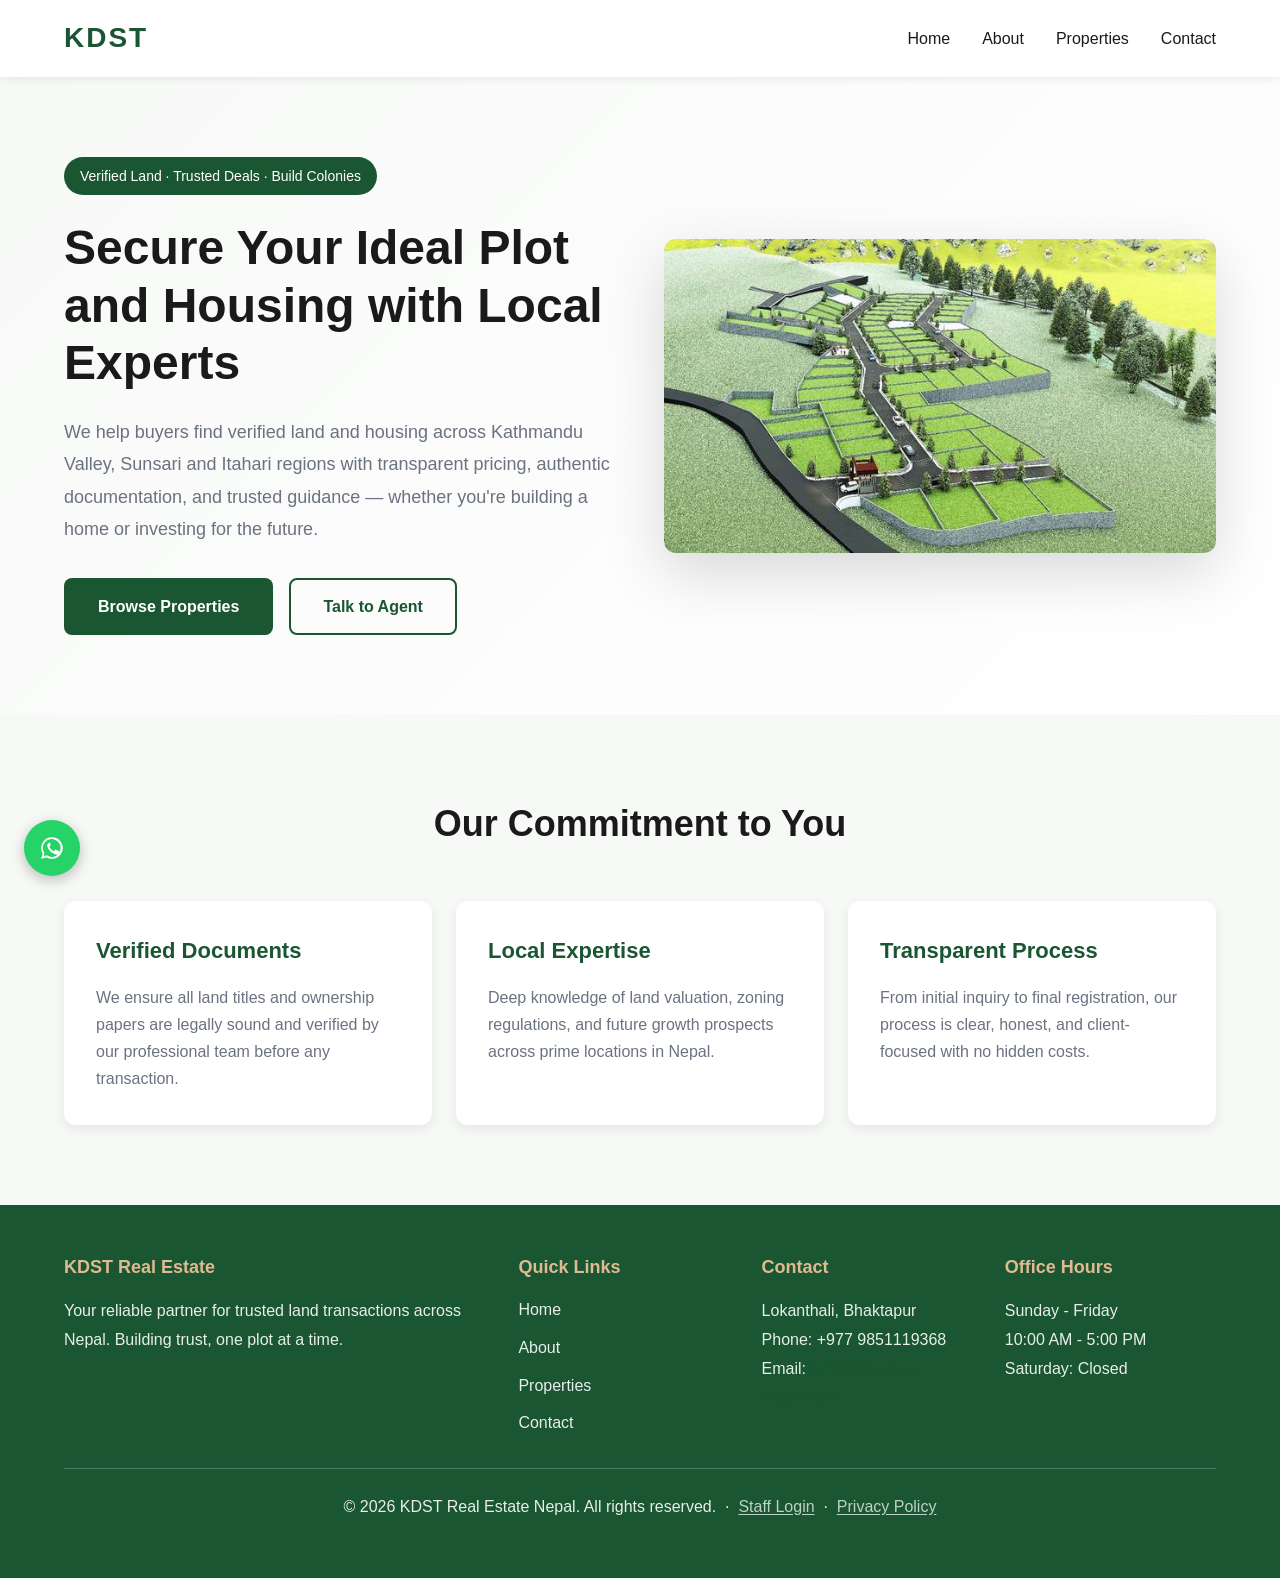
<file: index.html>
<!DOCTYPE html>
<html lang="en">
  <head>
    <meta charset="UTF-8" />
    <meta name="viewport" content="width=device-width, initial-scale=1.0" />
    <script src="./script/analytics.js" defer></script>

    <!-- Netlify Identity invite/password-reset links always point to the
         site's homepage (never directly to /admin/), carrying a token in
         the URL like #invite_token=xxxx. This widget catches that token
         and opens the "set your password" prompt automatically, then
         sends the user on to /admin/ once they're logged in. Without this,
         the link just loads the homepage normally and the token is lost. -->
    <script src="https://identity.netlify.com/v1/netlify-identity-widget.js"></script>
    <script>
      if (window.netlifyIdentity) {
        window.netlifyIdentity.on("init", (user) => {
          if (!user) {
            window.netlifyIdentity.on("login", () => {
              document.location.href = "/admin/";
            });
          }
        });
      }
    </script>
    <meta
      name="description"
      content="KDST Real Estate - Trusted land and housing transactions in Kathmandu Valley, Nepal. Find verified plots with clear documentation."
    />
    <title>KDST Real Estate | Land Deals in Nepal</title>
    <link rel="canonical" href="https://www.kdst-real-estate.com/" />

    <!-- Favicon -->
    <link rel="icon" href="/assets/icons/favicon.svg" type="image/svg+xml" />
    <link rel="icon" href="/assets/icons/favicon.ico" sizes="any" />
    <link rel="apple-touch-icon" href="/assets/icons/apple-touch-icon.png" />
    <link rel="manifest" href="/manifest.json" />
    <meta name="theme-color" content="#1a5632" />

    <!-- Open Graph / Social Sharing -->
    <meta property="og:type" content="website" />
    <meta property="og:site_name" content="KDST Real Estate" />
    <meta property="og:title" content="KDST Real Estate | Land Deals in Nepal" />
    <meta property="og:description" content="Trusted land and housing transactions in Kathmandu Valley, Nepal. Find verified plots with clear documentation." />
    <meta property="og:image" content="https://www.kdst-real-estate.com/assets/icons/og-cover.jpg" />
    <meta property="og:url" content="https://www.kdst-real-estate.com/" />
    <meta name="twitter:card" content="summary_large_image" />
    <meta name="twitter:title" content="KDST Real Estate | Land Deals in Nepal" />
    <meta name="twitter:description" content="Trusted land and housing transactions in Kathmandu Valley, Nepal." />
    <meta name="twitter:image" content="https://www.kdst-real-estate.com/assets/icons/og-cover.jpg" />

    <link rel="stylesheet" href="./style/base.css" />
    <link rel="stylesheet" href="./style/layout.css" />
    <link rel="stylesheet" href="./style/components.css" />

    <script src="./script/main.js" defer></script>

    <!-- Structured data: helps Google show address/phone/hours directly in search -->
    <script type="application/ld+json">
    {
      "@context": "https://schema.org",
      "@type": "RealEstateAgent",
      "name": "KDST Real Estate",
      "image": "https://www.kdst-real-estate.com/assets/icons/og-cover.jpg",
      "url": "https://www.kdst-real-estate.com/",
      "telephone": "+977-9851119368",
      "email": "info@kdst-real-estate.com",
      "address": {
        "@type": "PostalAddress",
        "streetAddress": "Lokanthali",
        "addressLocality": "Bhaktapur",
        "addressRegion": "Bagmati Province",
        "addressCountry": "NP"
      },
      "areaServed": ["Kathmandu Valley", "Bhaktapur", "Sunsari", "Itahari"],
      "openingHours": "Su-Fr 10:00-17:00"
    }
    </script>
  </head>
  <body>
    <a href="#main-content" class="skip-link">Skip to content</a>
    <!-- HEADER -->
    <header class="header">
      <div class="container">
        <a href="index.html" class="logo">KDST</a>
        <nav class="nav">
          <button class="nav-toggle" id="navToggle" aria-label="Toggle navigation menu" aria-expanded="false" aria-controls="navMenu">&#9776;</button>
          <ul class="nav-menu" id="navMenu">
            <li><a href="index.html">Home</a></li>
            <li><a href="about.html">About</a></li>
            <li><a href="properties.html">Properties</a></li>
            <li><a href="contact.html">Contact</a></li>
          </ul>
        </nav>
      </div>
    </header>

    <main id="main-content">

    <!-- HERO -->
    <section class="hero">
      <div class="container">
        <div class="hero-content">
          <span class="badge"
            >Verified Land · Trusted Deals · Build Colonies</span
          >
          <h1 class="hero-title">Secure Your Ideal Plot and Housing with Local Experts</h1>
          <p>
            We help buyers find verified land and housing across Kathmandu
            Valley, Sunsari and Itahari regions with transparent pricing,
            authentic documentation, and trusted guidance — whether you're
            building a home or investing for the future.
          </p>
          <div class="hero-buttons">
            <a href="properties.html" class="btn btn-primary"
              >Browse Properties</a
            >
            <a href="contact.html" class="btn btn-secondary">Talk to Agent</a>
          </div>
        </div>
        <div class="hero-image">
          <img
            src="assets/hero-land.jpeg"
            srcset="assets/hero-land-640.jpeg 640w, assets/hero-land.jpeg 1280w"
            sizes="(max-width: 1023px) 100vw, 640px"
            alt="Aerial rendering of a planned KDST land colony with paved roads and green plots"
            width="1280"
            height="728"
            decoding="async"
          />
        </div>
      </div>
    </section>

    <!-- FEATURES -->
    <section class="features">
      <div class="container">
        <h3 class="section-title">Our Commitment to You</h3>
        <div class="grid">
          <div class="card">
            <h4>Verified Documents</h4>
            <p>
              We ensure all land titles and ownership papers are legally sound
              and verified by our professional team before any transaction.
            </p>
          </div>
          <div class="card">
            <h4>Local Expertise</h4>
            <p>
              Deep knowledge of land valuation, zoning regulations, and future
              growth prospects across prime locations in Nepal.
            </p>
          </div>
          <div class="card">
            <h4>Transparent Process</h4>
            <p>
              From initial inquiry to final registration, our process is clear,
              honest, and client-focused with no hidden costs.
            </p>
          </div>
        </div>
      </div>
    </section>

    <!-- FOOTER -->
    </main>

    <footer class="footer">
      <div class="container">
        <div class="footer-grid">
          <div>
            <h4>KDST Real Estate</h4>
            <p>
              Your reliable partner for trusted land transactions across
              Nepal. Building trust, one plot at a time.
            </p>
          </div>
          <div>
            <h4>Quick Links</h4>
            <ul class="footer-links">
              <li><a href="index.html">Home</a></li>
              <li><a href="about.html">About</a></li>
              <li><a href="properties.html">Properties</a></li>
              <li><a href="contact.html">Contact</a></li>
            </ul>
          </div>
          <div>
            <h4>Contact</h4>
            <p>
              Lokanthali, Bhaktapur<br />Phone: +977 9851119368<br />Email:
              <a href="mailto:info@kdst-real-estate.com" class="link-accent">info@kdst-real-estate.com</a>
            </p>
          </div>
          <div>
            <h4>Office Hours</h4>
            <p>
              Sunday - Friday <br />10:00 AM - 5:00 PM <br />Saturday: Closed
            </p>
          </div>
          <div class="footer-bottom">
            <p>&copy; <span id="copyrightYear">2025</span> KDST Real Estate Nepal. All rights reserved. &nbsp;·&nbsp; <a href="/admin/" class="footer-bottom-link">Staff Login</a> &nbsp;·&nbsp; <a href="privacy-policy.html" class="footer-bottom-link">Privacy Policy</a></p>
          </div>
        </div>
      </div>
    </footer>
  </body>
</html>
</file>
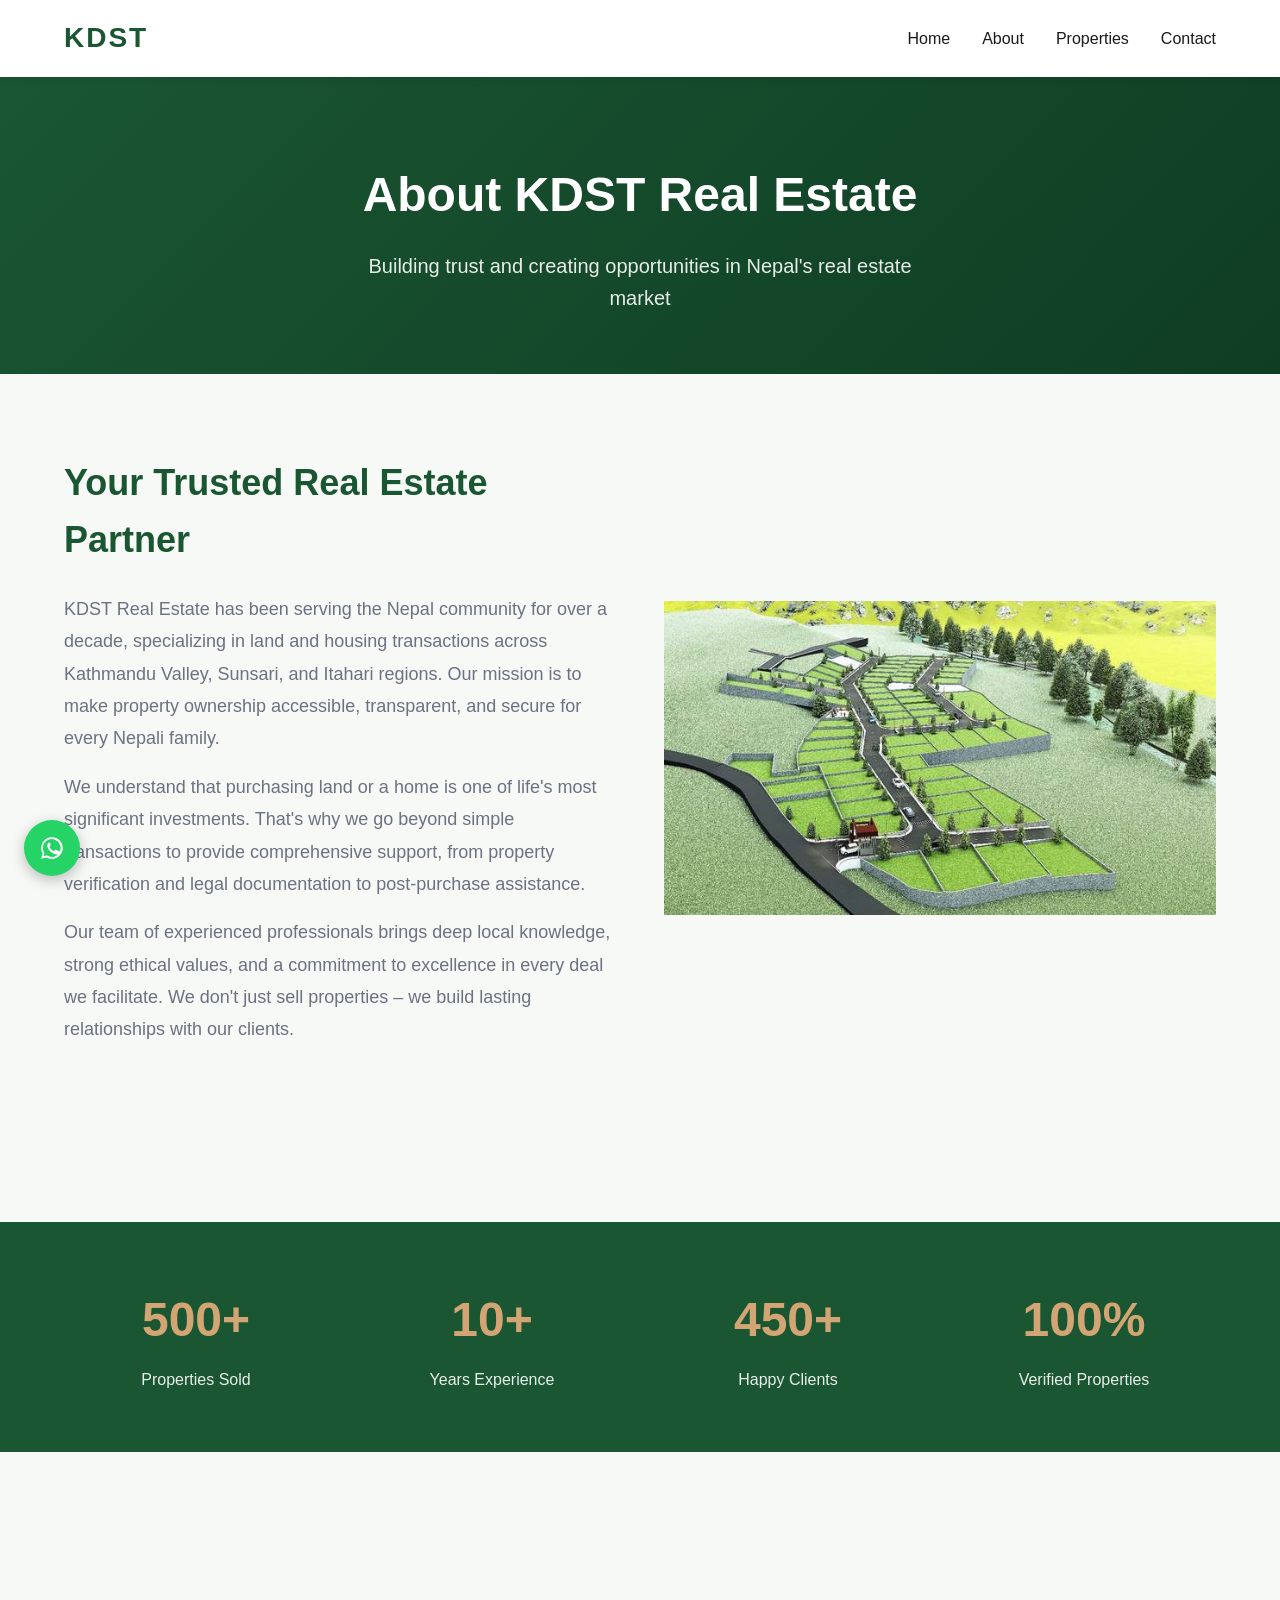
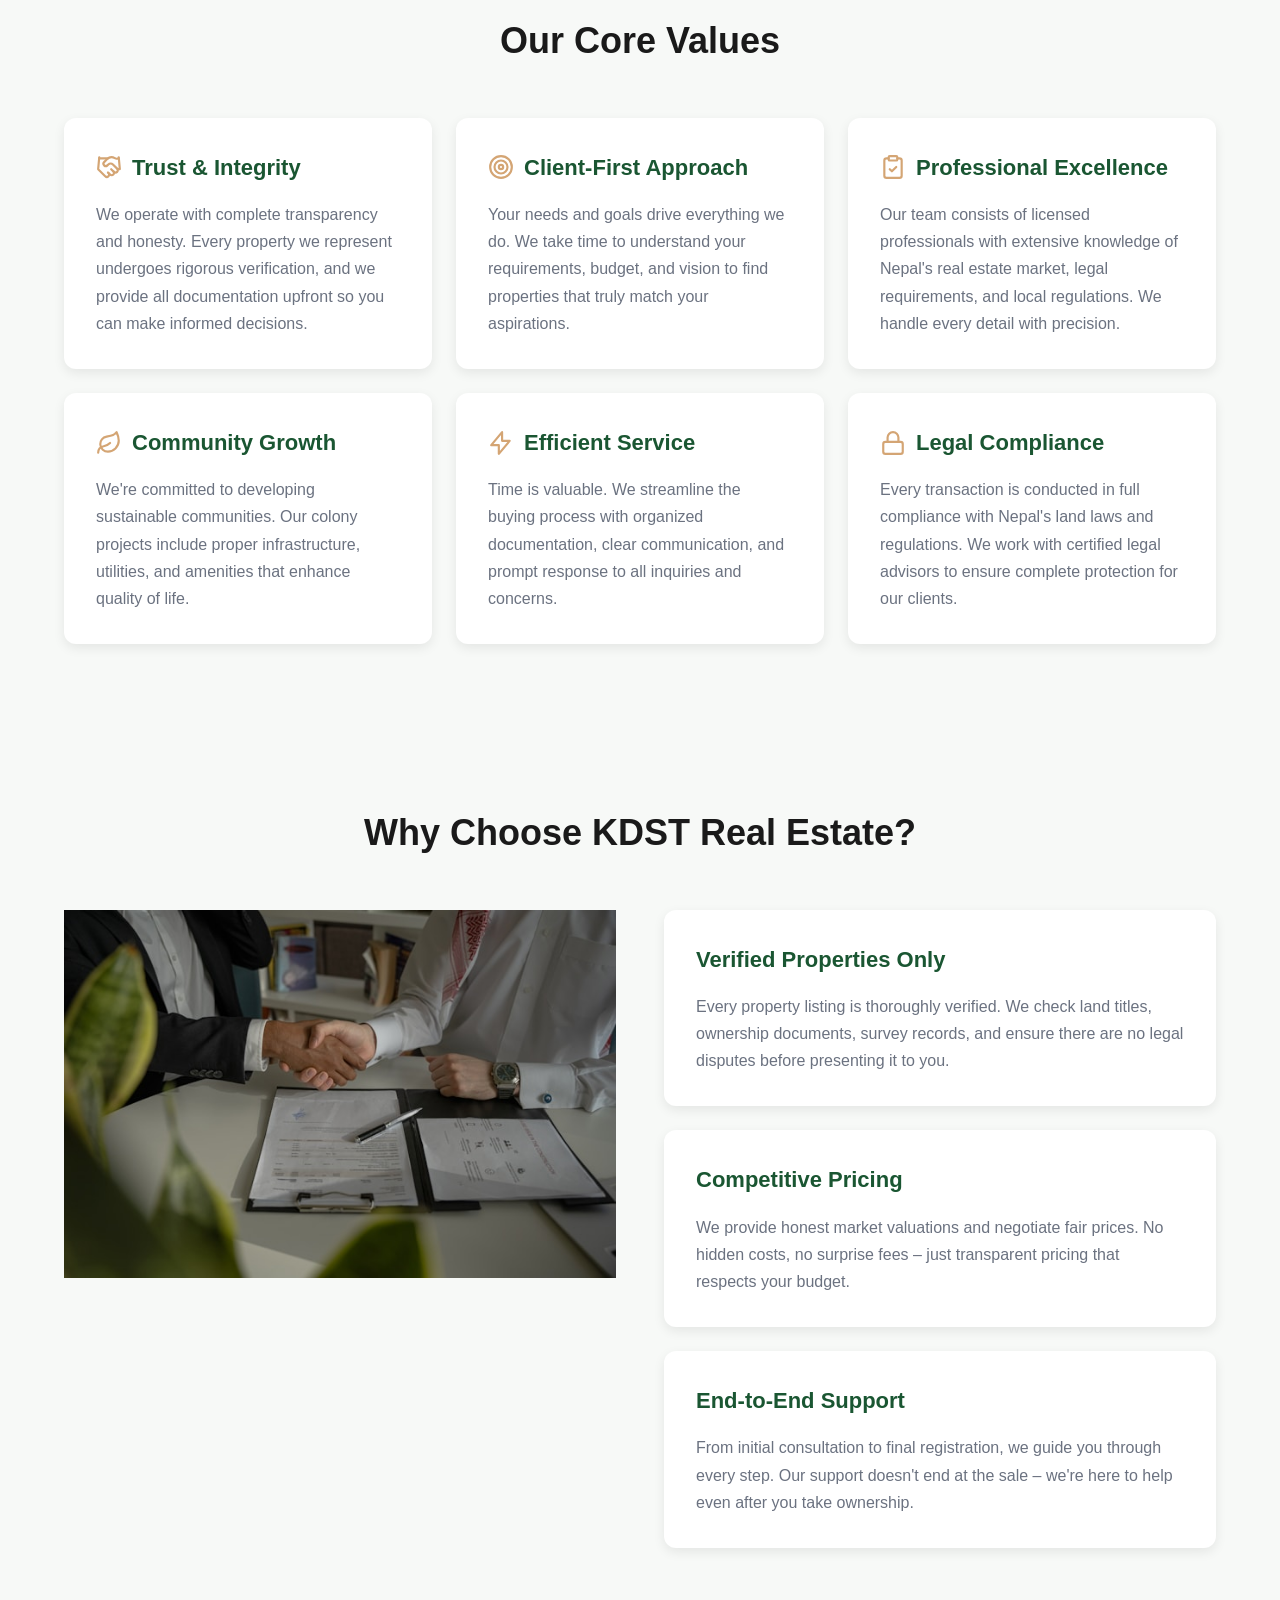
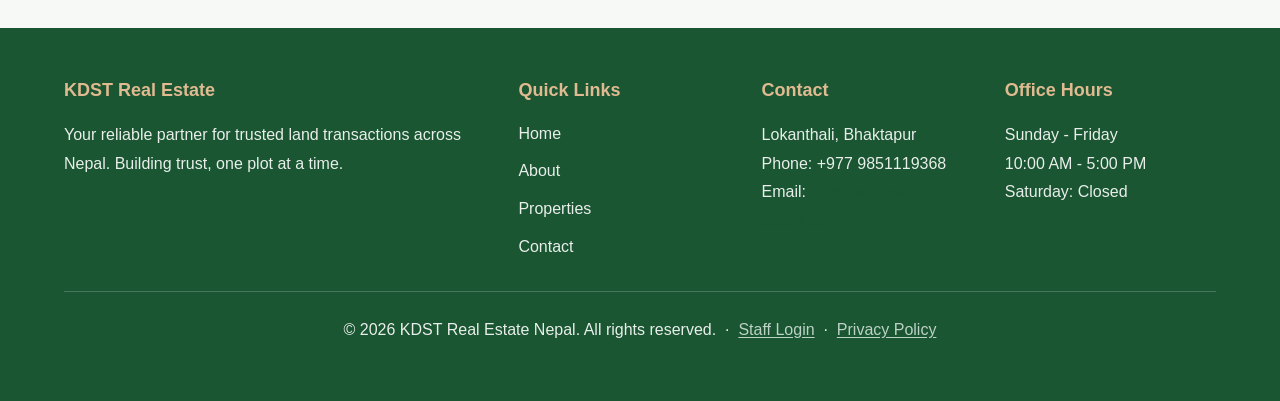
<file: about.html>
<!DOCTYPE html>
<html lang="en">
  <head>
    <meta charset="UTF-8" />
    <meta name="viewport" content="width=device-width, initial-scale=1.0" />
    <script src="./script/analytics.js" defer></script>
    <meta
      name="description"
      content="About KDST Real Estate - Your trusted partner for land and housing transactions in Nepal with over 10 years of experience."
    />
    <title>About Us | KDST Real Estate</title>
    <link rel="canonical" href="https://www.kdst-real-estate.com/about.html" />

    <link rel="icon" href="/assets/icons/favicon.svg" type="image/svg+xml" />
    <link rel="icon" href="/assets/icons/favicon.ico" sizes="any" />
    <link rel="apple-touch-icon" href="/assets/icons/apple-touch-icon.png" />
    <link rel="manifest" href="/manifest.json" />
    <meta name="theme-color" content="#1a5632" />

    <meta property="og:type" content="website" />
    <meta property="og:site_name" content="KDST Real Estate" />
    <meta property="og:title" content="About Us | KDST Real Estate" />
    <meta property="og:description" content="KDST Real Estate - Your trusted partner for land and housing transactions in Nepal." />
    <meta property="og:image" content="https://www.kdst-real-estate.com/assets/icons/og-cover.jpg" />
    <meta property="og:url" content="https://www.kdst-real-estate.com/about.html" />
    <meta name="twitter:card" content="summary_large_image" />
    <meta name="twitter:image" content="https://www.kdst-real-estate.com/assets/icons/og-cover.jpg" />

    <link rel="stylesheet" href="./style/base.css" />
    <link rel="stylesheet" href="./style/layout.css" />
    <link rel="stylesheet" href="./style/components.css" />
    <script src="./script/main.js" defer></script>
  </head>
  <body>
    <a href="#main-content" class="skip-link">Skip to content</a>
    <!-- HEADER -->
    <header class="header">
      <div class="container">
        <a href="index.html" class="logo">KDST</a>
        <nav class="nav">
          <button class="nav-toggle" id="navToggle" aria-label="Toggle navigation menu" aria-expanded="false" aria-controls="navMenu">&#9776;</button>
          <ul class="nav-menu" id="navMenu">
            <li><a href="index.html">Home</a></li>
            <li><a href="about.html">About</a></li>
            <li><a href="properties.html">Properties</a></li>
            <li><a href="contact.html">Contact</a></li>
          </ul>
        </nav>
      </div>
    </header>

    <main id="main-content">

    <!-- PAGE HEADER -->
    <section class="page-header">
      <div class="container">
        <h1>About KDST Real Estate</h1>
        <p>Building trust and creating opportunities in Nepal's real estate market</p>
      </div>
    </section>

    <!-- ABOUT CONTENT -->
    <section class="about-section">
      <div class="container">
        <div class="about-content">
          <div class="about-text">
            <h2>Your Trusted Real Estate Partner</h2>
            <p>
              KDST Real Estate has been serving the Nepal community for over a decade, 
              specializing in land and housing transactions across Kathmandu Valley, 
              Sunsari, and Itahari regions. Our mission is to make property ownership 
              accessible, transparent, and secure for every Nepali family.
            </p>
            <p>
              We understand that purchasing land or a home is one of life's most 
              significant investments. That's why we go beyond simple transactions 
              to provide comprehensive support, from property verification and legal 
              documentation to post-purchase assistance.
            </p>
            <p>
              Our team of experienced professionals brings deep local knowledge, 
              strong ethical values, and a commitment to excellence in every deal 
              we facilitate. We don't just sell properties – we build lasting 
              relationships with our clients.
            </p>
          </div>
          <div class="about-image">
            <img
              src="assets/hero-land.jpeg"
              srcset="assets/hero-land-640.jpeg 640w, assets/hero-land.jpeg 1280w"
              sizes="(max-width: 1023px) 100vw, 640px"
              alt="Verified land plots developed by KDST Real Estate"
              width="1280"
              height="728"
              decoding="async"
            />
          </div>
        </div>
      </div>
    </section>

    <!-- STATS SECTION -->
    <section class="stats-section">
      <div class="container">
        <div class="stats-grid">
          <div class="stat-item">
            <h3>500+</h3>
            <p>Properties Sold</p>
          </div>
          <div class="stat-item">
            <h3>10+</h3>
            <p>Years Experience</p>
          </div>
          <div class="stat-item">
            <h3>450+</h3>
            <p>Happy Clients</p>
          </div>
          <div class="stat-item">
            <h3>100%</h3>
            <p>Verified Properties</p>
          </div>
        </div>
      </div>
    </section>

    <!-- VALUES SECTION -->
    <section class="features">
      <div class="container">
        <h3 class="section-title">Our Core Values</h3>
        <div class="grid">
          <div class="card">
            <h4><span class="value-icon"><svg viewBox="0 0 24 24" fill="none" stroke="currentColor" stroke-width="2" stroke-linecap="round" stroke-linejoin="round"><path d="m11 17 2 2a1 1 0 1 0 3-3"/><path d="m14 14 2.5 2.5a1 1 0 1 0 3-3l-3.88-3.88a3 3 0 0 0-4.24 0l-.88.88a1 1 0 1 1-3-3l2.81-2.81a5.79 5.79 0 0 1 7.06-.87l.47.28a2 2 0 0 0 1.42.25L21 4"/><path d="m21 3 1 11h-2"/><path d="M3 3 2 14l6.5 6.5a1 1 0 1 0 3-3"/><path d="M3 4h8"/></svg></span> Trust & Integrity</h4>
            <p>
              We operate with complete transparency and honesty. Every property 
              we represent undergoes rigorous verification, and we provide all 
              documentation upfront so you can make informed decisions.
            </p>
          </div>
          <div class="card">
            <h4><span class="value-icon"><svg viewBox="0 0 24 24" fill="none" stroke="currentColor" stroke-width="2" stroke-linecap="round" stroke-linejoin="round"><circle cx="12" cy="12" r="10"/><circle cx="12" cy="12" r="6"/><circle cx="12" cy="12" r="2"/></svg></span> Client-First Approach</h4>
            <p>
              Your needs and goals drive everything we do. We take time to 
              understand your requirements, budget, and vision to find properties 
              that truly match your aspirations.
            </p>
          </div>
          <div class="card">
            <h4><span class="value-icon"><svg viewBox="0 0 24 24" fill="none" stroke="currentColor" stroke-width="2" stroke-linecap="round" stroke-linejoin="round"><rect x="8" y="2" width="8" height="4" rx="1"/><path d="M16 4h2a2 2 0 0 1 2 2v14a2 2 0 0 1-2 2H6a2 2 0 0 1-2-2V6a2 2 0 0 1 2-2h2"/><path d="m9 14 2 2 4-4"/></svg></span> Professional Excellence</h4>
            <p>
              Our team consists of licensed professionals with extensive knowledge 
              of Nepal's real estate market, legal requirements, and local regulations. 
              We handle every detail with precision.
            </p>
          </div>
          <div class="card">
            <h4><span class="value-icon"><svg viewBox="0 0 24 24" fill="none" stroke="currentColor" stroke-width="2" stroke-linecap="round" stroke-linejoin="round"><path d="M11 20A7 7 0 0 1 9.8 6.1C15.5 5 17 4.48 19 2c1 2 2 4.18 2 8 0 5.5-4.78 10-10 10Z"/><path d="M2 21c0-3 1.85-5.36 5.08-6C9.5 14.52 12 13 13 12"/></svg></span> Community Growth</h4>
            <p>
              We're committed to developing sustainable communities. Our colony 
              projects include proper infrastructure, utilities, and amenities 
              that enhance quality of life.
            </p>
          </div>
          <div class="card">
            <h4><span class="value-icon"><svg viewBox="0 0 24 24" fill="none" stroke="currentColor" stroke-width="2" stroke-linecap="round" stroke-linejoin="round"><path d="M13 2 3 14h7v8l10-12h-7z"/></svg></span> Efficient Service</h4>
            <p>
              Time is valuable. We streamline the buying process with organized 
              documentation, clear communication, and prompt response to all 
              inquiries and concerns.
            </p>
          </div>
          <div class="card">
            <h4><span class="value-icon"><svg viewBox="0 0 24 24" fill="none" stroke="currentColor" stroke-width="2" stroke-linecap="round" stroke-linejoin="round"><rect x="3" y="11" width="18" height="11" rx="2"/><path d="M7 11V7a5 5 0 0 1 10 0v4"/></svg></span> Legal Compliance</h4>
            <p>
              Every transaction is conducted in full compliance with Nepal's 
              land laws and regulations. We work with certified legal advisors 
              to ensure complete protection for our clients.
            </p>
          </div>
        </div>
      </div>
    </section>

    <!-- WHY CHOOSE US -->
    <section class="about-section section-alt-bg">
      <div class="container">
        <h3 class="section-title">Why Choose KDST Real Estate?</h3>
        <div class="about-content about-content-top">
          <div class="about-image">
            <img src="assets/handshake.jpg" alt="KDST agent finalizing a land agreement with a client" loading="lazy" decoding="async" />
          </div>
          <div class="grid about-values-grid">
            <div class="card">
              <h4>Verified Properties Only</h4>
              <p>
                Every property listing is thoroughly verified. We check land titles, 
                ownership documents, survey records, and ensure there are no legal 
                disputes before presenting it to you.
              </p>
            </div>
            <div class="card">
              <h4>Competitive Pricing</h4>
              <p>
                We provide honest market valuations and negotiate fair prices. 
                No hidden costs, no surprise fees – just transparent pricing that 
                respects your budget.
              </p>
            </div>
            <div class="card">
              <h4>End-to-End Support</h4>
              <p>
                From initial consultation to final registration, we guide you 
                through every step. Our support doesn't end at the sale – we're 
                here to help even after you take ownership.
              </p>
            </div>
          </div>
        </div>
      </div>
    </section>

    <!-- FOOTER -->
    </main>

    <footer class="footer">
      <div class="container">
        <div class="footer-grid">
          <div>
            <h4>KDST Real Estate</h4>
            <p>
              Your reliable partner for trusted land transactions across
              Nepal. Building trust, one plot at a time.
            </p>
          </div>
          <div>
            <h4>Quick Links</h4>
            <ul class="footer-links">
              <li><a href="index.html">Home</a></li>
              <li><a href="about.html">About</a></li>
              <li><a href="properties.html">Properties</a></li>
              <li><a href="contact.html">Contact</a></li>
            </ul>
          </div>
          <div>
            <h4>Contact</h4>
            <p>
              Lokanthali, Bhaktapur<br />Phone: +977 9851119368<br />Email:
              <a href="mailto:info@kdst-real-estate.com" class="link-accent">info@kdst-real-estate.com</a>
            </p>
          </div>
          <div>
            <h4>Office Hours</h4>
            <p>
              Sunday - Friday <br />10:00 AM - 5:00 PM <br />Saturday: Closed
            </p>
          </div>
          <div class="footer-bottom">
            <p>&copy; <span id="copyrightYear">2025</span> KDST Real Estate Nepal. All rights reserved. &nbsp;·&nbsp; <a href="/admin/" class="footer-bottom-link">Staff Login</a> &nbsp;·&nbsp; <a href="privacy-policy.html" class="footer-bottom-link">Privacy Policy</a></p>
          </div>
        </div>
      </div>
    </footer>
  </body>
</html>
</file>
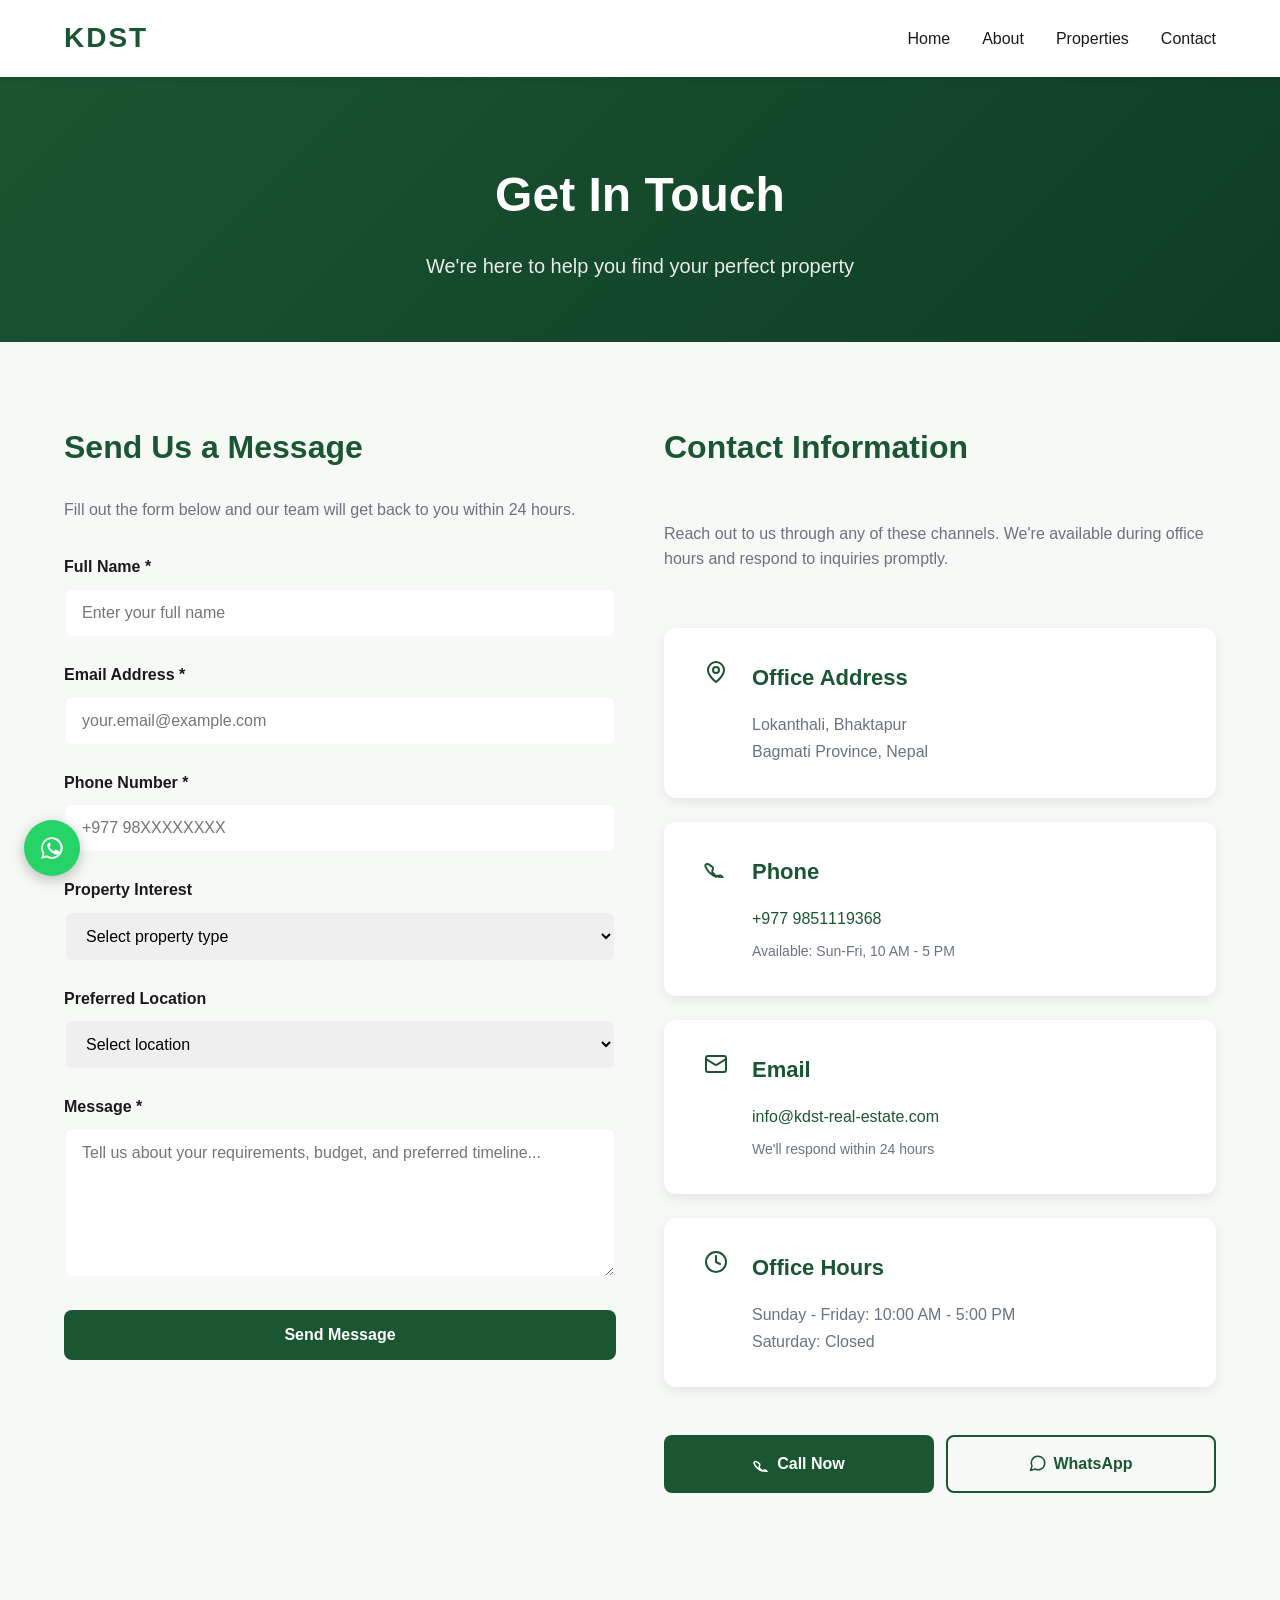
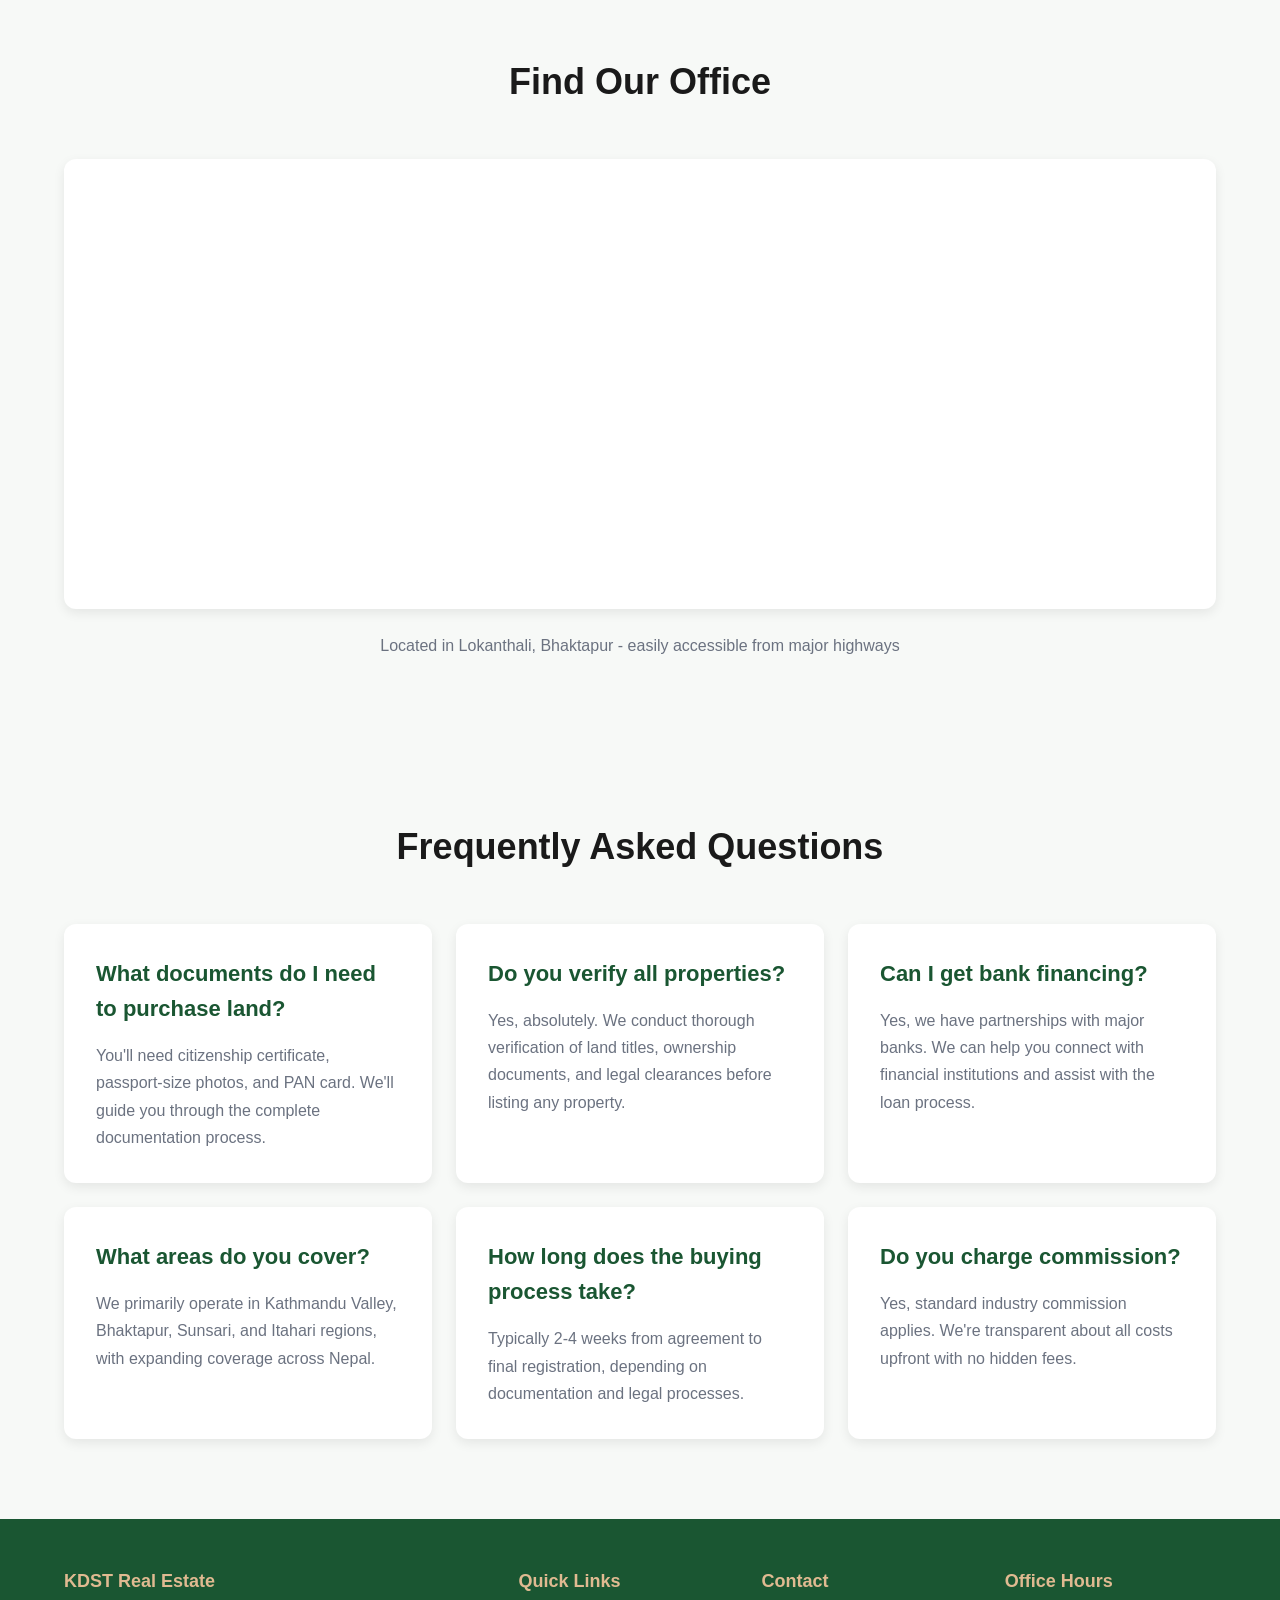
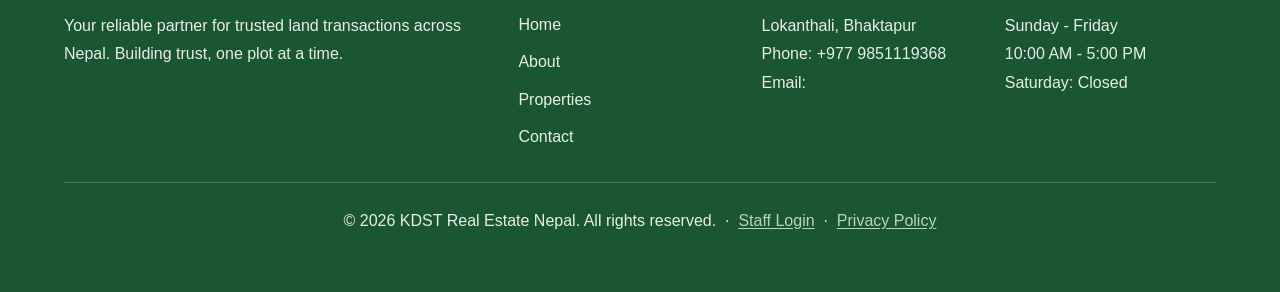
<file: contact.html>
<!DOCTYPE html>
<html lang="en">
  <head>
    <meta charset="UTF-8" />
    <meta name="viewport" content="width=device-width, initial-scale=1.0" />
    <script src="./script/analytics.js" defer></script>
    <meta
      name="description"
      content="Contact KDST Real Estate for land and housing inquiries. Visit our office in Bhaktapur or call +977 9851119368."
    />
    <title>Contact Us | KDST Real Estate</title>
    <link rel="canonical" href="https://www.kdst-real-estate.com/contact.html" />

    <link rel="icon" href="/assets/icons/favicon.svg" type="image/svg+xml" />
    <link rel="icon" href="/assets/icons/favicon.ico" sizes="any" />
    <link rel="apple-touch-icon" href="/assets/icons/apple-touch-icon.png" />
    <link rel="manifest" href="/manifest.json" />
    <meta name="theme-color" content="#1a5632" />

    <meta property="og:type" content="website" />
    <meta property="og:site_name" content="KDST Real Estate" />
    <meta property="og:title" content="Contact Us | KDST Real Estate" />
    <meta property="og:description" content="Contact KDST Real Estate for land and housing inquiries. Visit our office in Bhaktapur or call +977 9851119368." />
    <meta property="og:image" content="https://www.kdst-real-estate.com/assets/icons/og-cover.jpg" />
    <meta property="og:url" content="https://www.kdst-real-estate.com/contact.html" />
    <meta name="twitter:card" content="summary_large_image" />
    <meta name="twitter:image" content="https://www.kdst-real-estate.com/assets/icons/og-cover.jpg" />

    <link rel="stylesheet" href="./style/base.css" />
    <link rel="stylesheet" href="./style/layout.css" />
    <link rel="stylesheet" href="./style/components.css" />
    <script src="./script/main.js" defer></script>
  </head>
  <body>
    <a href="#main-content" class="skip-link">Skip to content</a>
    <!-- HEADER -->
    <header class="header">
      <div class="container">
        <a href="index.html" class="logo">KDST</a>
        <nav class="nav">
          <button class="nav-toggle" id="navToggle" aria-label="Toggle navigation menu" aria-expanded="false" aria-controls="navMenu">&#9776;</button>
          <ul class="nav-menu" id="navMenu">
            <li><a href="index.html">Home</a></li>
            <li><a href="about.html">About</a></li>
            <li><a href="properties.html">Properties</a></li>
            <li><a href="contact.html">Contact</a></li>
          </ul>
        </nav>
      </div>
    </header>

    <main id="main-content">

    <!-- PAGE HEADER -->
    <section class="page-header">
      <div class="container">
        <h1>Get In Touch</h1>
        <p>We're here to help you find your perfect property</p>
      
      </div>
    </section>

    <!-- CONTACT SECTION -->
    <section class="contact-section">
      <div class="container">
        <div class="contact-grid">
          
          <!-- CONTACT FORM -->
          <div>
            <h2 class="section-heading">
              Send Us a Message
            </h2>
            <p class="section-subtitle">
              Fill out the form below and our team will get back to you within 24 hours.
            </p>
            
            <!--
              action matches FORM_ENDPOINT in script/main.js. Normally
              main.js intercepts submit and handles everything (POSTs
              here via fetch, shows the success/error alert). This
              action attribute is the no-JS safety net only: if a
              visitor's browser somehow can't run the page's JS, the
              browser falls back to a native POST straight to this same
              endpoint instead of doing nothing. Keep these two in sync
              if you ever change Formspree forms.
            -->
            <form id="contactForm" method="POST" action="https://formspree.io/f/mgawzzna">
              <div class="form-group">
                <label for="name">Full Name *</label>
                <input 
                  type="text" 
                  id="name" 
                  name="name"
                  class="form-control" 
                  placeholder="Enter your full name"
                  required
                />
              </div>

              <div class="form-group">
                <label for="email">Email Address *</label>
                <input 
                  type="email" 
                  id="email" 
                  name="email"
                  class="form-control" 
                  placeholder="your.email@example.com"
                  required
                />
              </div>

              <div class="form-group">
                <label for="phone">Phone Number *</label>
                <input 
                  type="tel" 
                  id="phone" 
                  name="phone"
                  class="form-control" 
                  placeholder="+977 98XXXXXXXX"
                  required
                />
              </div>

              <div class="form-group">
                <label for="propertyType">Property Interest</label>
                <select id="propertyType" name="propertyType" class="form-control">
                  <option value="">Select property type</option>
                  <option value="land">Land Plot</option>
                  <option value="house">House</option>
                  <option value="colony">Colony Project</option>
                  <option value="commercial">Commercial Property</option>
                  <option value="other">Other</option>
                </select>
              </div>

              <div class="form-group">
                <label for="location">Preferred Location</label>
                <select id="location" name="location" class="form-control">
                  <option value="">Select location</option>
                  <option value="kathmandu">Kathmandu Valley</option>
                  <option value="bhaktapur">Bhaktapur</option>
                  <option value="sunsari">Sunsari</option>
                  <option value="itahari">Itahari</option>
                  <option value="other">Other</option>
                </select>
              </div>

              <div class="form-group">
                <label for="message">Message *</label>
                <textarea 
                  id="message" 
                  name="message"
                  class="form-control" 
                  placeholder="Tell us about your requirements, budget, and preferred timeline..."
                  required
                ></textarea>
              </div>

              <button type="submit" class="btn btn-primary btn-full">
                Send Message
              </button>
            </form>
          </div>

          <!-- CONTACT INFO -->
          <div class="contact-info">
            <h2 class="section-heading">
              Contact Information
            </h2>
            <p class="section-subtitle">
              Reach out to us through any of these channels. We're available during 
              office hours and respond to inquiries promptly.
            </p>

            <div class="card">
              <div class="info-item">
                <div class="info-icon"><svg viewBox="0 0 24 24" fill="none" stroke="currentColor" stroke-width="2" stroke-linecap="round" stroke-linejoin="round"><path d="M20 10c0 6-8 12-8 12s-8-6-8-12a8 8 0 0 1 16 0Z"/><circle cx="12" cy="10" r="3"/></svg></div>
                <div>
                  <h4>Office Address</h4>
                  <p>
                    Lokanthali, Bhaktapur<br />
                    Bagmati Province, Nepal
                  </p>
                </div>
              </div>
            </div>

            <div class="card">
              <div class="info-item">
                <div class="info-icon"><svg viewBox="0 0 24 24" fill="none" stroke="currentColor" stroke-width="2" stroke-linecap="round" stroke-linejoin="round"><path d="M13.83 21.66A2 2 0 0 1 12 22.72 18.26 18.26 0 0 1 1.28 12a2 2 0 0 1 1.06-1.83 2 2 0 0 1 2.05.05l3.67 2.4a2 2 0 0 1 .87 2.1l-.72 2.86a1 1 0 0 0 .25 1l3.36 3.35a1 1 0 0 0 1 .25l2.86-.72a2 2 0 0 1 2.1.87l2.4 3.67a2 2 0 0 1 .05 2.05Z"/></svg></div>
                <div>
                  <h4>Phone</h4>
                  <p>
                    <a href="tel:+9779851119368" class="link-accent">
                      +977 9851119368
                    </a>
                  </p>
                  <p class="text-small-muted">
                    Available: Sun-Fri, 10 AM - 5 PM
                  </p>
                </div>
              </div>
            </div>

            <div class="card">
              <div class="info-item">
                <div class="info-icon"><svg viewBox="0 0 24 24" fill="none" stroke="currentColor" stroke-width="2" stroke-linecap="round" stroke-linejoin="round"><rect x="2" y="4" width="20" height="16" rx="2"/><path d="m22 7-8.97 5.7a1.94 1.94 0 0 1-2.06 0L2 7"/></svg></div>
                <div>
                  <h4>Email</h4>
                  <p>
                    <a href="mailto:info@kdst-real-estate.com" class="link-accent">
                      info@kdst-real-estate.com
                    </a>
                  </p>
                  <p class="text-small-muted">
                    We'll respond within 24 hours
                  </p>
                </div>
              </div>
            </div>

            <div class="card">
              <div class="info-item">
                <div class="info-icon"><svg viewBox="0 0 24 24" fill="none" stroke="currentColor" stroke-width="2" stroke-linecap="round" stroke-linejoin="round"><circle cx="12" cy="12" r="10"/><path d="M12 6v6l4 2"/></svg></div>
                <div>
                  <h4>Office Hours</h4>
                  <p>
                    Sunday - Friday: 10:00 AM - 5:00 PM<br />
                    Saturday: Closed
                  </p>
                </div>
              </div>
            </div>

            <!-- QUICK ACTION BUTTONS -->
            <div class="quick-actions">
              <a href="tel:+9779851119368" class="btn btn-primary flex-1-center">
                <span class="btn-icon"><svg viewBox="0 0 24 24" fill="none" stroke="currentColor" stroke-width="2" stroke-linecap="round" stroke-linejoin="round"><path d="M13.83 21.66A2 2 0 0 1 12 22.72 18.26 18.26 0 0 1 1.28 12a2 2 0 0 1 1.06-1.83 2 2 0 0 1 2.05.05l3.67 2.4a2 2 0 0 1 .87 2.1l-.72 2.86a1 1 0 0 0 .25 1l3.36 3.35a1 1 0 0 0 1 .25l2.86-.72a2 2 0 0 1 2.1.87l2.4 3.67a2 2 0 0 1 .05 2.05Z"/></svg></span>Call Now
              </a>
              <a href="https://wa.me/9779851119368" class="btn btn-secondary flex-1-center" target="_blank" rel="noopener">
                <span class="btn-icon"><svg viewBox="0 0 24 24" fill="none" stroke="currentColor" stroke-width="2" stroke-linecap="round" stroke-linejoin="round"><path d="M7.9 20A9 9 0 1 0 4 16.1L2 22Z"/></svg></span>WhatsApp
              </a>
            </div>
          </div>

        </div>
      </div>
    </section>

    <!-- MAP SECTION -->
    <section class="map-section">
      <div class="container">
        <h3 class="section-title">Find Our Office</h3>
        <div class="card map-embed-card">
          <iframe 
            title="Map showing KDST Real Estate office in Lokanthali, Bhaktapur"
            src="https://www.google.com/maps?q=Lokanthali%2C+Bhaktapur%2C+Nepal&output=embed"
            width="100%" 
            height="450" 
            allowfullscreen="" 
            loading="lazy" 
            referrerpolicy="no-referrer-when-downgrade">
          </iframe>
        </div>
        <p class="map-caption">
          Located in Lokanthali, Bhaktapur - easily accessible from major highways
        </p>
      </div>
    </section>

    <!-- FAQ SECTION -->
    <section class="features section-alt-bg">
      <div class="container">
        <h3 class="section-title">Frequently Asked Questions</h3>
        <div class="grid">
          <div class="card">
            <h4>What documents do I need to purchase land?</h4>
            <p>
              You'll need citizenship certificate, passport-size photos, and PAN card. 
              We'll guide you through the complete documentation process.
            </p>
          </div>
          <div class="card">
            <h4>Do you verify all properties?</h4>
            <p>
              Yes, absolutely. We conduct thorough verification of land titles, 
              ownership documents, and legal clearances before listing any property.
            </p>
          </div>
          <div class="card">
            <h4>Can I get bank financing?</h4>
            <p>
              Yes, we have partnerships with major banks. We can help you connect 
              with financial institutions and assist with the loan process.
            </p>
          </div>
          <div class="card">
            <h4>What areas do you cover?</h4>
            <p>
              We primarily operate in Kathmandu Valley, Bhaktapur, Sunsari, and 
              Itahari regions, with expanding coverage across Nepal.
            </p>
          </div>
          <div class="card">
            <h4>How long does the buying process take?</h4>
            <p>
              Typically 2-4 weeks from agreement to final registration, depending 
              on documentation and legal processes.
            </p>
          </div>
          <div class="card">
            <h4>Do you charge commission?</h4>
            <p>
              Yes, standard industry commission applies. We're transparent about 
              all costs upfront with no hidden fees.
            </p>
          </div>
        </div>
      </div>
    </section>

    <!-- FOOTER -->
    </main>

    <footer class="footer">
      <div class="container">
        <div class="footer-grid">
          <div>
            <h4>KDST Real Estate</h4>
            <p>
              Your reliable partner for trusted land transactions across
              Nepal. Building trust, one plot at a time.
            </p>
          </div>
          <div>
            <h4>Quick Links</h4>
            <ul class="footer-links">
              <li><a href="index.html">Home</a></li>
              <li><a href="about.html">About</a></li>
              <li><a href="properties.html">Properties</a></li>
              <li><a href="contact.html">Contact</a></li>
            </ul>
          </div>
          <div>
            <h4>Contact</h4>
            <p>
              Lokanthali, Bhaktapur<br />Phone: +977 9851119368<br />Email:
              <a href="mailto:info@kdst-real-estate.com" class="link-accent">info@kdst-real-estate.com</a>
            </p>
          </div>
          <div>
            <h4>Office Hours</h4>
            <p>
              Sunday - Friday <br />10:00 AM - 5:00 PM <br />Saturday: Closed
            </p>
          </div>
          <div class="footer-bottom">
            <p>&copy; <span id="copyrightYear">2025</span> KDST Real Estate Nepal. All rights reserved. &nbsp;·&nbsp; <a href="/admin/" class="footer-bottom-link">Staff Login</a> &nbsp;·&nbsp; <a href="privacy-policy.html" class="footer-bottom-link">Privacy Policy</a></p>
          </div>
        </div>
      </div>
    </footer>
  </body>
</html>
</file>
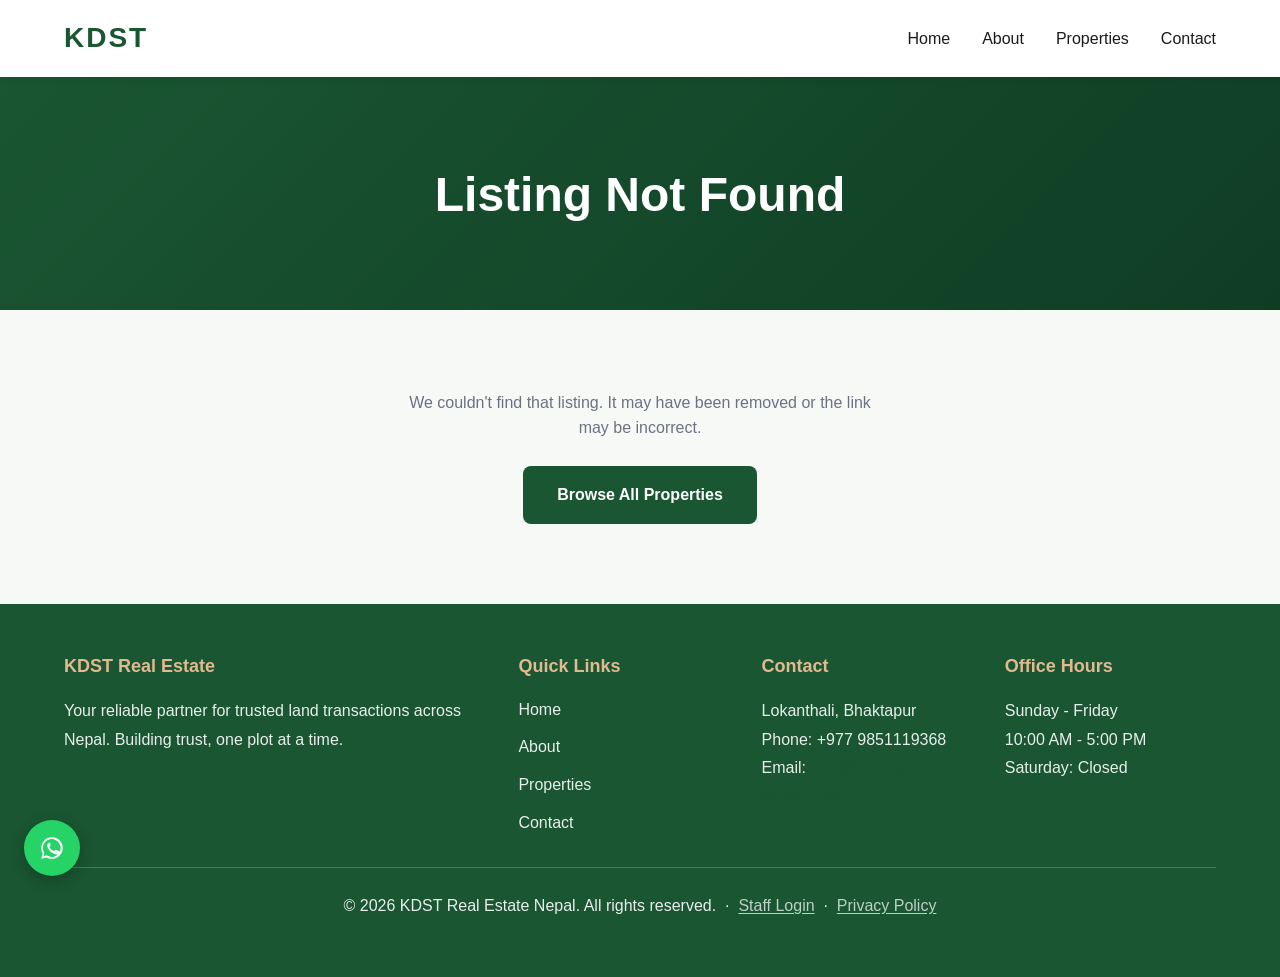
<file: plots.html>
<!DOCTYPE html>
<html lang="en">
  <head>
    <meta charset="UTF-8" />
    <meta name="viewport" content="width=device-width, initial-scale=1.0" />
    <script src="./script/analytics.js" defer></script>
    <meta
      name="description"
      content="Browse individual plots in KDST Real Estate's planned colonies, with size, price, and availability for each plot."
    />
    <title>Plot Map | KDST Real Estate</title>
    <!-- Not indexed: this page mirrors data already shown on the
         Properties page, filtered to one listing via a query string.
         Treated as a utility view rather than crawlable content — see
         README-SETUP.md if that should change later (would need a
         real per-colony URL, not a query param, to be indexed well). -->
    <meta name="robots" content="noindex, follow" />

    <link rel="icon" href="/assets/icons/favicon.svg" type="image/svg+xml" />
    <link rel="icon" href="/assets/icons/favicon.ico" sizes="any" />
    <link rel="apple-touch-icon" href="/assets/icons/apple-touch-icon.png" />
    <link rel="manifest" href="/manifest.json" />
    <meta name="theme-color" content="#1a5632" />

    <link rel="stylesheet" href="./style/base.css" />
    <link rel="stylesheet" href="./style/layout.css" />
    <link rel="stylesheet" href="./style/components.css" />
    <script src="./script/main.js" defer></script>
    <script src="./script/render-utils.js" defer></script>
    <script src="./script/plots-render.js" defer></script>
  </head>
  <body>
    <a href="#main-content" class="skip-link">Skip to content</a>
    <!-- HEADER -->
    <header class="header">
      <div class="container">
        <a href="index.html" class="logo">KDST</a>
        <nav class="nav">
          <button class="nav-toggle" id="navToggle" aria-label="Toggle navigation menu" aria-expanded="false" aria-controls="navMenu">&#9776;</button>
          <ul class="nav-menu" id="navMenu">
            <li><a href="index.html">Home</a></li>
            <li><a href="about.html">About</a></li>
            <li><a href="properties.html">Properties</a></li>
            <li><a href="contact.html">Contact</a></li>
          </ul>
        </nav>
      </div>
    </header>

    <main id="main-content">

    <!-- PAGE HEADER (title/subtitle filled in by plots-render.js once the listing loads) -->
    <section class="page-header">
      <div class="container">
        <h1 id="plotsTitle">Plot Map</h1>
        <p id="plotsSubtitle">Loading&hellip;</p>
      </div>
    </section>

    <!-- PLOT MAP CONTENT -->
    <section class="properties-section">
      <div class="container">
        <div id="plotsContent">
          <p class="loading-text" role="status">Loading plot map&hellip;</p>
        </div>
      </div>
    </section>

    <!-- FOOTER -->
    </main>

    <footer class="footer">
      <div class="container">
        <div class="footer-grid">
          <div>
            <h4>KDST Real Estate</h4>
            <p>
              Your reliable partner for trusted land transactions across
              Nepal. Building trust, one plot at a time.
            </p>
          </div>
          <div>
            <h4>Quick Links</h4>
            <ul class="footer-links">
              <li><a href="index.html">Home</a></li>
              <li><a href="about.html">About</a></li>
              <li><a href="properties.html">Properties</a></li>
              <li><a href="contact.html">Contact</a></li>
            </ul>
          </div>
          <div>
            <h4>Contact</h4>
            <p>
              Lokanthali, Bhaktapur<br />Phone: +977 9851119368<br />Email:
              <a href="mailto:info@kdst-real-estate.com" class="link-accent">info@kdst-real-estate.com</a>
            </p>
          </div>
          <div>
            <h4>Office Hours</h4>
            <p>
              Sunday - Friday <br />10:00 AM - 5:00 PM <br />Saturday: Closed
            </p>
          </div>
          <div class="footer-bottom">
            <p>&copy; <span id="copyrightYear">2025</span> KDST Real Estate Nepal. All rights reserved. &nbsp;·&nbsp; <a href="/admin/" class="footer-bottom-link">Staff Login</a> &nbsp;·&nbsp; <a href="privacy-policy.html" class="footer-bottom-link">Privacy Policy</a></p>
          </div>
        </div>
      </div>
    </footer>
  </body>
</html>
</file>
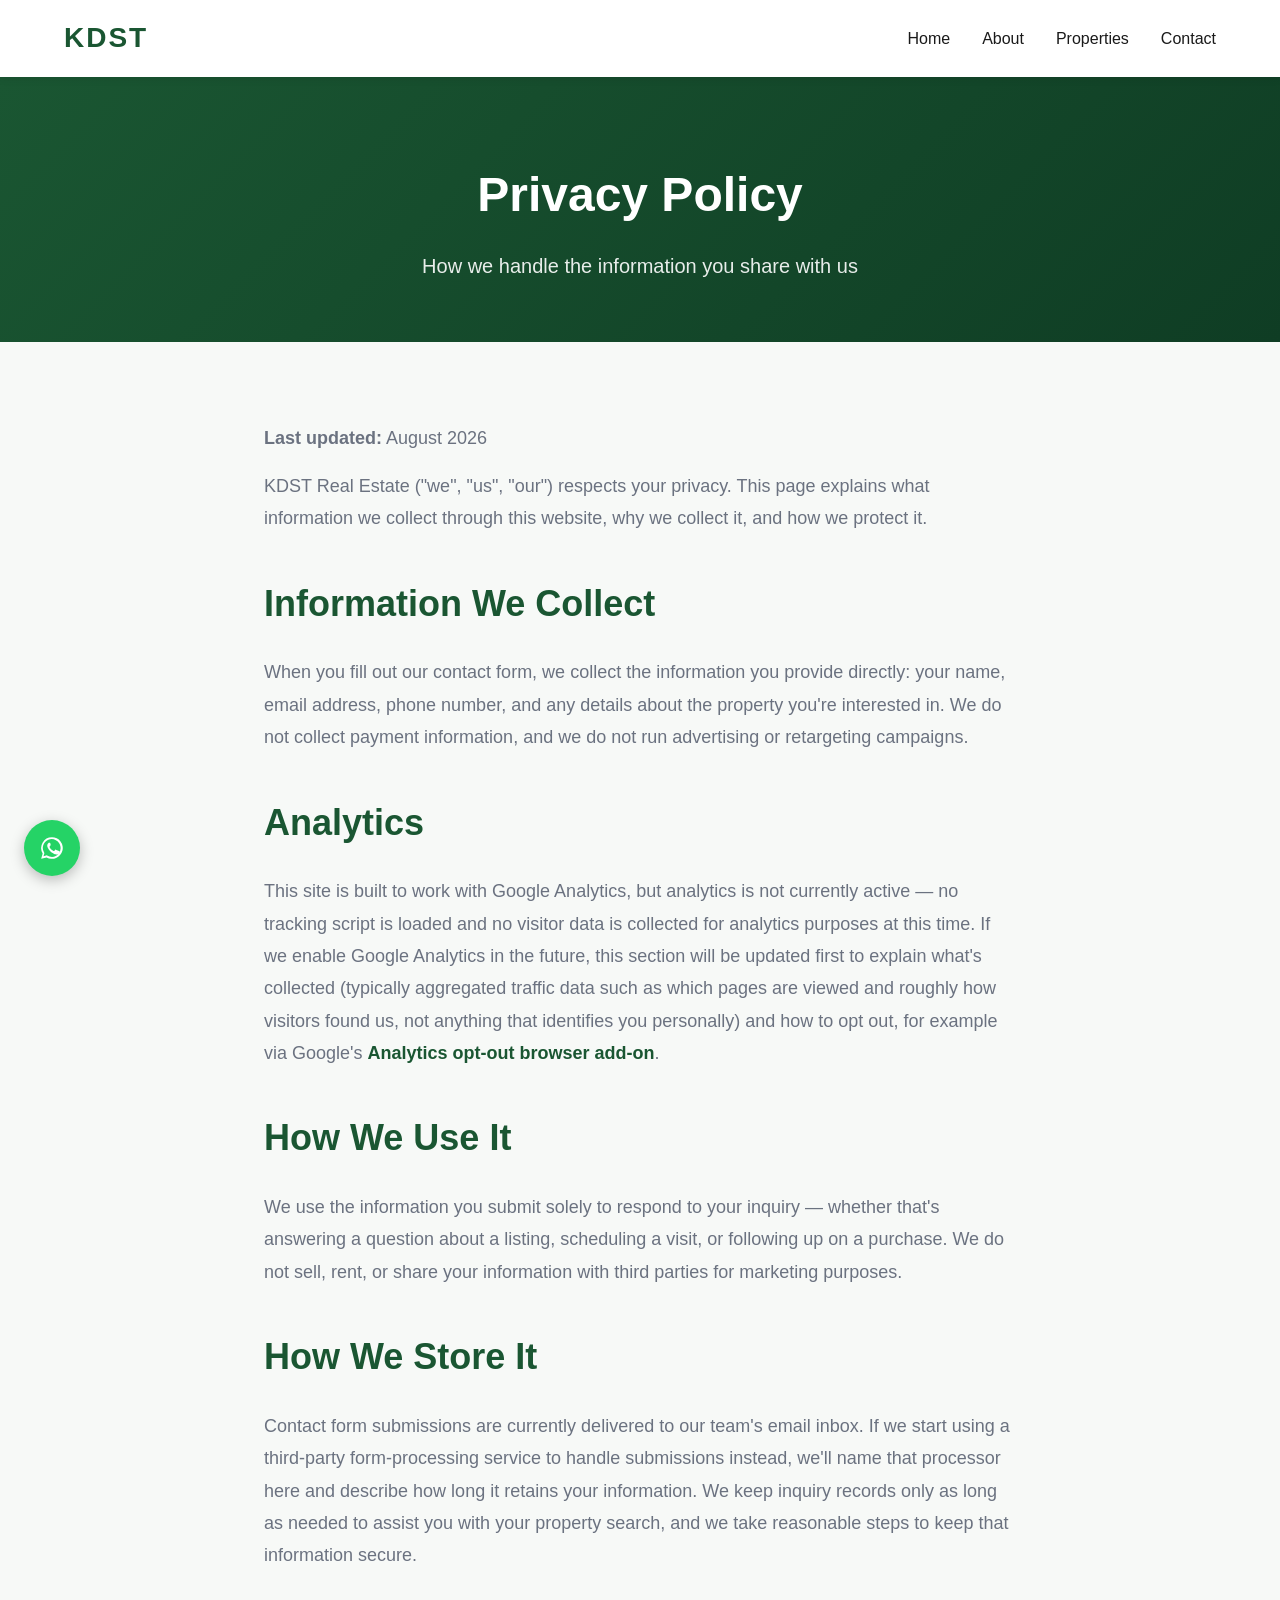
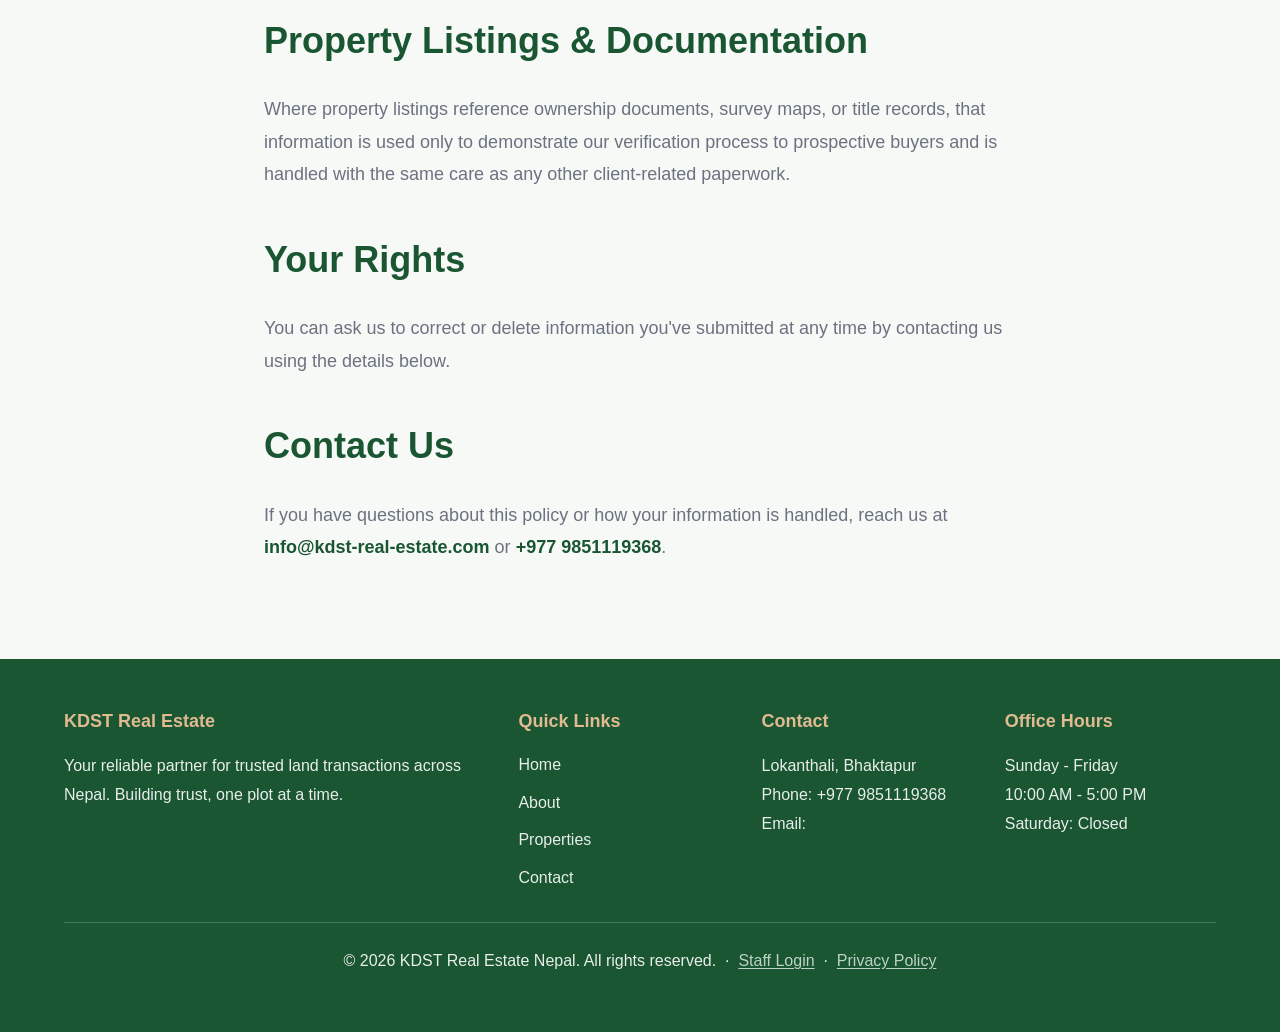
<file: privacy-policy.html>
<!DOCTYPE html>
<html lang="en">
  <head>
    <meta charset="UTF-8" />
    <meta name="viewport" content="width=device-width, initial-scale=1.0" />
    <script src="./script/analytics.js" defer></script>
    <meta
      name="description"
      content="How KDST Real Estate collects, uses, and protects the personal information you share with us."
    />
    <title>Privacy Policy | KDST Real Estate</title>
    <link rel="canonical" href="https://www.kdst-real-estate.com/privacy-policy.html" />

    <link rel="icon" href="/assets/icons/favicon.svg" type="image/svg+xml" />
    <link rel="icon" href="/assets/icons/favicon.ico" sizes="any" />
    <link rel="apple-touch-icon" href="/assets/icons/apple-touch-icon.png" />
    <link rel="manifest" href="/manifest.json" />
    <meta name="theme-color" content="#1a5632" />

    <link rel="stylesheet" href="./style/base.css" />
    <link rel="stylesheet" href="./style/layout.css" />
    <link rel="stylesheet" href="./style/components.css" />
    <script src="./script/main.js" defer></script>
  </head>
  <body>
    <a href="#main-content" class="skip-link">Skip to content</a>
    <!-- HEADER -->
    <header class="header">
      <div class="container">
        <a href="index.html" class="logo">KDST</a>
        <nav class="nav">
          <button class="nav-toggle" id="navToggle" aria-label="Toggle navigation menu" aria-expanded="false" aria-controls="navMenu">&#9776;</button>
          <ul class="nav-menu" id="navMenu">
            <li><a href="index.html">Home</a></li>
            <li><a href="about.html">About</a></li>
            <li><a href="properties.html">Properties</a></li>
            <li><a href="contact.html">Contact</a></li>
          </ul>
        </nav>
      </div>
    </header>

    <main id="main-content">

    <!-- PAGE HEADER -->
    <section class="page-header">
      <div class="container">
        <h1>Privacy Policy</h1>
        <p>How we handle the information you share with us</p>
      </div>
    </section>

    <!-- POLICY CONTENT -->
    <section class="about-section">
      <div class="container policy-container">
        <div class="about-text">
          <p class="policy-meta">
            <strong>Last updated:</strong> August 2026
          </p>

          <p>
            KDST Real Estate ("we", "us", "our") respects your privacy. This page
            explains what information we collect through this website, why we
            collect it, and how we protect it.
          </p>

          <h2 class="policy-heading">
            Information We Collect
          </h2>
          <p>
            When you fill out our contact form, we collect the information you
            provide directly: your name, email address, phone number, and any
            details about the property you're interested in. We do not
            collect payment information, and we do not run advertising or
            retargeting campaigns.
          </p>

          <h2 class="policy-heading">
            Analytics
          </h2>
          <p>
            This site is built to work with Google Analytics, but analytics
            is not currently active &mdash; no tracking script is loaded and
            no visitor data is collected for analytics purposes at this time.
            If we enable Google Analytics in the future, this section will be
            updated first to explain what's collected (typically aggregated
            traffic data such as which pages are viewed and roughly how
            visitors found us, not anything that identifies you personally)
            and how to opt out, for example via Google's
            <a href="https://tools.google.com/dlpage/gaoptout" class="link-accent-bold">Analytics opt-out browser add-on</a>.
          </p>

          <h2 class="policy-heading">
            How We Use It
          </h2>
          <p>
            We use the information you submit solely to respond to your inquiry
            &mdash; whether that's answering a question about a listing,
            scheduling a visit, or following up on a purchase. We do not sell,
            rent, or share your information with third parties for marketing
            purposes.
          </p>

          <h2 class="policy-heading">
            How We Store It
          </h2>
          <p>
            Contact form submissions are currently delivered to our team's
            email inbox. If we start using a third-party form-processing
            service to handle submissions instead, we'll name that processor
            here and describe how long it retains your information. We keep
            inquiry records only as long as needed to assist you with your
            property search, and we take reasonable steps to keep that
            information secure.
          </p>

          <h2 class="policy-heading">
            Property Listings &amp; Documentation
          </h2>
          <p>
            Where property listings reference ownership documents, survey maps,
            or title records, that information is used only to demonstrate our
            verification process to prospective buyers and is handled with the
            same care as any other client-related paperwork.
          </p>

          <h2 class="policy-heading">
            Your Rights
          </h2>
          <p>
            You can ask us to correct or delete information you've submitted at
            any time by contacting us using the details below.
          </p>

          <h2 class="policy-heading">
            Contact Us
          </h2>
          <p>
            If you have questions about this policy or how your information is
            handled, reach us at
            <a href="mailto:info@kdst-real-estate.com" class="link-accent-bold">info@kdst-real-estate.com</a>
            or <a href="tel:+9779851119368" class="link-accent-bold">+977 9851119368</a>.
          </p>
        </div>
      </div>
    </section>

    <!-- FOOTER -->
    </main>

    <footer class="footer">
      <div class="container">
        <div class="footer-grid">
          <div>
            <h4>KDST Real Estate</h4>
            <p>
              Your reliable partner for trusted land transactions across
              Nepal. Building trust, one plot at a time.
            </p>
          </div>
          <div>
            <h4>Quick Links</h4>
            <ul class="footer-links">
              <li><a href="index.html">Home</a></li>
              <li><a href="about.html">About</a></li>
              <li><a href="properties.html">Properties</a></li>
              <li><a href="contact.html">Contact</a></li>
            </ul>
          </div>
          <div>
            <h4>Contact</h4>
            <p>
              Lokanthali, Bhaktapur<br />Phone: +977 9851119368<br />Email:
              <a href="mailto:info@kdst-real-estate.com" class="link-accent">info@kdst-real-estate.com</a>
            </p>
          </div>
          <div>
            <h4>Office Hours</h4>
            <p>
              Sunday - Friday <br />10:00 AM - 5:00 PM <br />Saturday: Closed
            </p>
          </div>
          <div class="footer-bottom">
            <p>&copy; <span id="copyrightYear">2025</span> KDST Real Estate Nepal. All rights reserved. &nbsp;·&nbsp; <a href="/admin/" class="footer-bottom-link">Staff Login</a> &nbsp;·&nbsp; <a href="privacy-policy.html" class="footer-bottom-link">Privacy Policy</a></p>
          </div>
        </div>
      </div>
    </footer>
  </body>
</html>
</file>
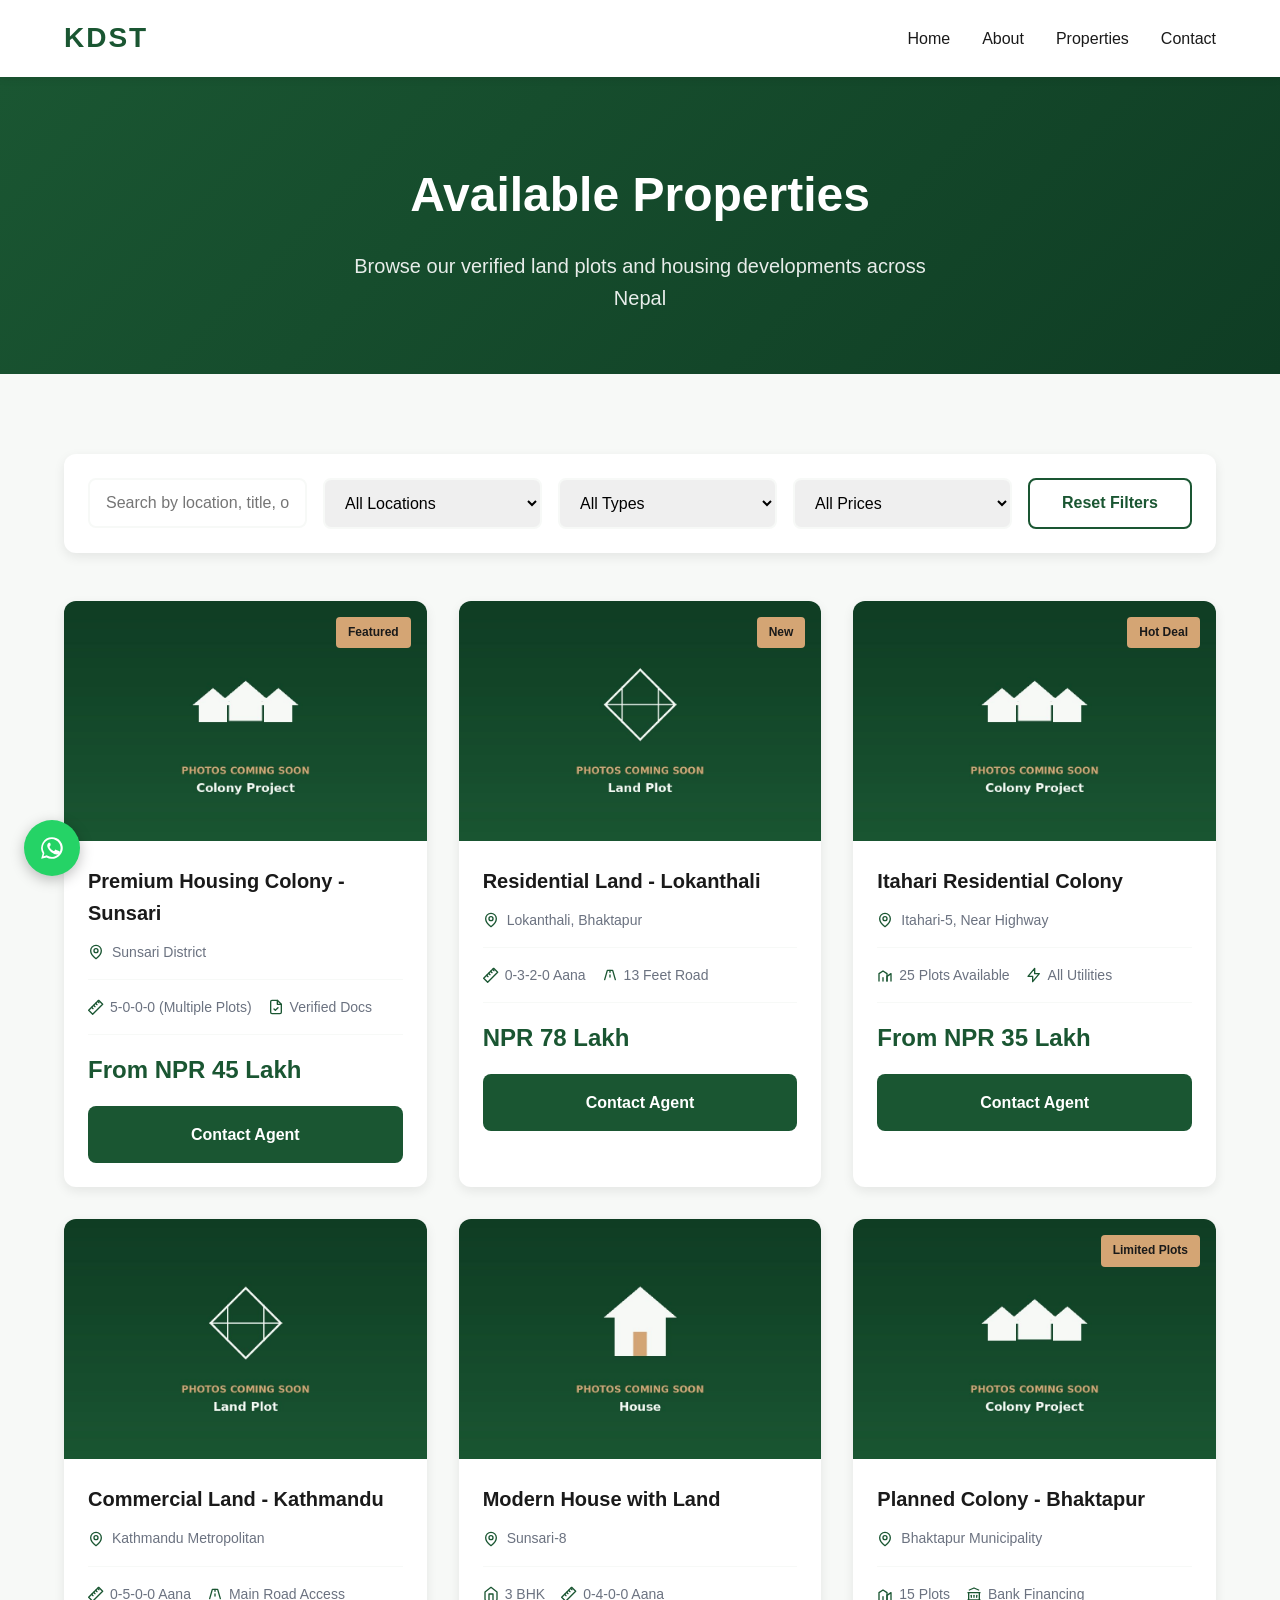
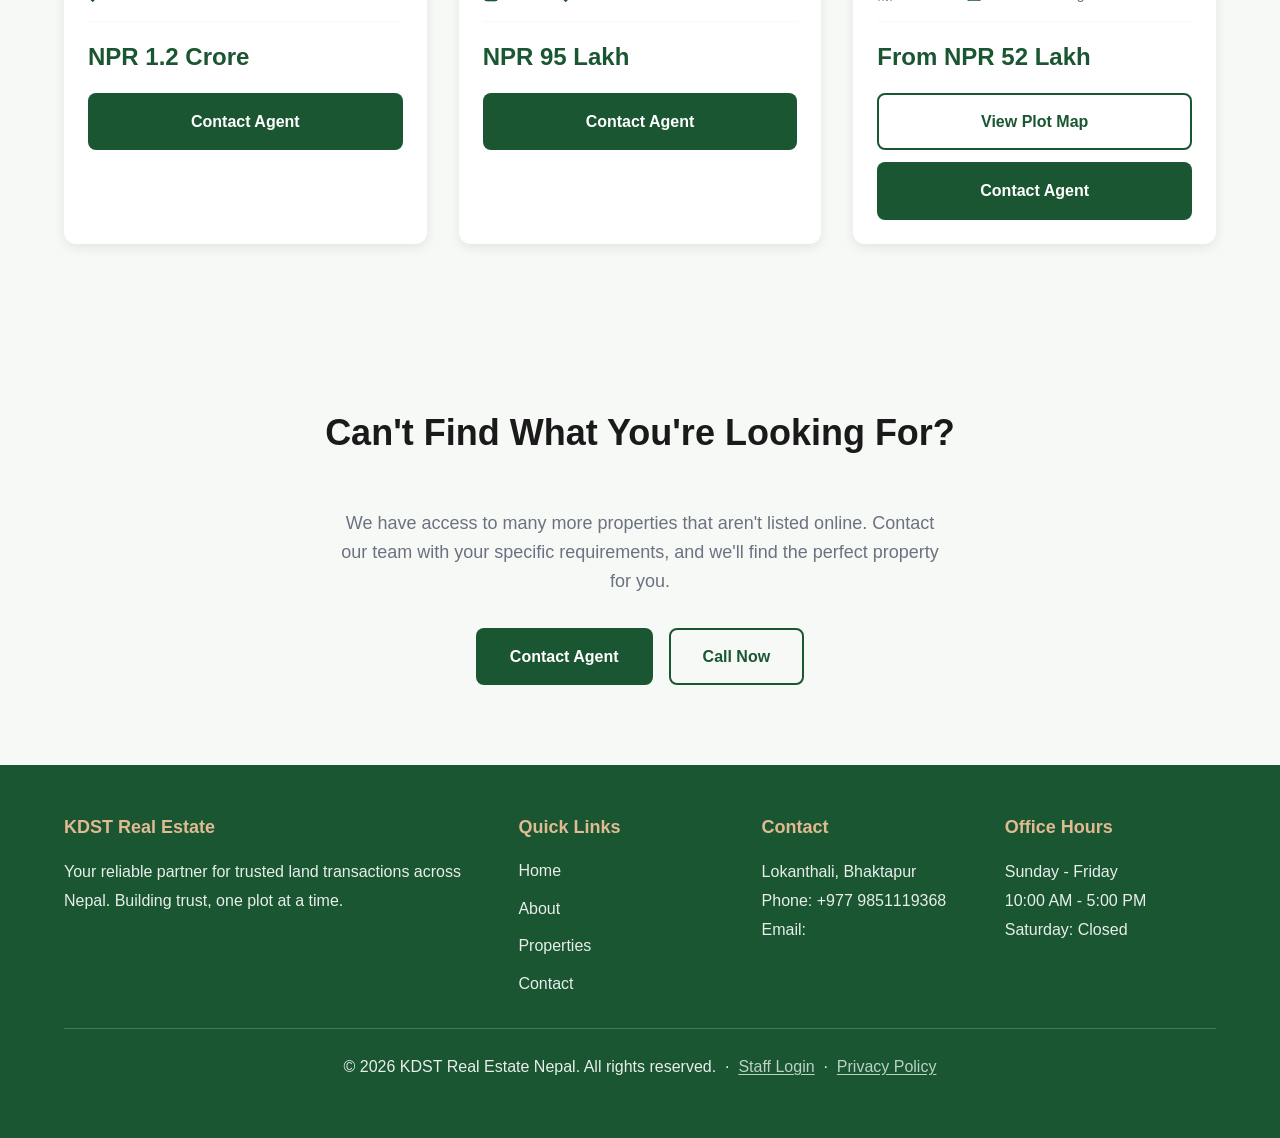
<file: properties.html>
<!DOCTYPE html>
<html lang="en">
  <head>
    <meta charset="UTF-8" />
    <meta name="viewport" content="width=device-width, initial-scale=1.0" />
    <script src="./script/analytics.js" defer></script>
    <meta
      name="description"
      content="Browse verified land plots and housing properties in Kathmandu Valley, Sunsari, and Itahari. KDST Real Estate - Trusted property listings."
    />
    <title>Properties | KDST Real Estate</title>
    <link rel="canonical" href="https://www.kdst-real-estate.com/properties.html" />

    <link rel="icon" href="/assets/icons/favicon.svg" type="image/svg+xml" />
    <link rel="icon" href="/assets/icons/favicon.ico" sizes="any" />
    <link rel="apple-touch-icon" href="/assets/icons/apple-touch-icon.png" />
    <link rel="manifest" href="/manifest.json" />
    <meta name="theme-color" content="#1a5632" />

    <meta property="og:type" content="website" />
    <meta property="og:site_name" content="KDST Real Estate" />
    <meta property="og:title" content="Properties | KDST Real Estate" />
    <meta property="og:description" content="Browse verified land plots and housing properties in Kathmandu Valley, Sunsari, and Itahari." />
    <meta property="og:image" content="https://www.kdst-real-estate.com/assets/icons/og-cover.jpg" />
    <meta property="og:url" content="https://www.kdst-real-estate.com/properties.html" />
    <meta name="twitter:card" content="summary_large_image" />
    <meta name="twitter:image" content="https://www.kdst-real-estate.com/assets/icons/og-cover.jpg" />

    <link rel="stylesheet" href="./style/base.css" />
    <link rel="stylesheet" href="./style/layout.css" />
    <link rel="stylesheet" href="./style/components.css" />
    <script src="./script/main.js" defer></script>
    <script src="./script/render-utils.js" defer></script>
    <script src="./script/properties-render.js" defer></script>
  </head>
  <body>
    <a href="#main-content" class="skip-link">Skip to content</a>
    <!-- HEADER -->
    <header class="header">
      <div class="container">
        <a href="index.html" class="logo">KDST</a>
        <nav class="nav">
          <button class="nav-toggle" id="navToggle" aria-label="Toggle navigation menu" aria-expanded="false" aria-controls="navMenu">&#9776;</button>
          <ul class="nav-menu" id="navMenu">
            <li><a href="index.html">Home</a></li>
            <li><a href="about.html">About</a></li>
            <li><a href="properties.html">Properties</a></li>
            <li><a href="contact.html">Contact</a></li>
          </ul>
        </nav>
      </div>
    </header>

    <main id="main-content">

    <!-- PAGE HEADER -->
    <section class="page-header">
      <div class="container">
        <h1>Available Properties</h1>
        <p>Browse our verified land plots and housing developments across Nepal</p>
        
      </div>
    </section>

    <!-- PROPERTIES SECTION -->
    <section class="properties-section">
      <div class="container">
        
        <!-- SEARCH & FILTER -->
        <div class="filter-bar">
          <div class="filter-grid">
            <div class="form-group form-group-flush">
              <input 
                type="text" 
                id="propertySearch" 
                class="form-control" 
                placeholder="Search by location, title, or details..."
                aria-label="Search by location, title, or details"
              />
            </div>
            <div class="form-group form-group-flush">
              <select class="form-control" id="locationFilter" aria-label="Filter by location">
                <option value="">All Locations</option>
                <option value="kathmandu">Kathmandu Valley</option>
                <option value="bhaktapur">Bhaktapur</option>
                <option value="sunsari">Sunsari</option>
                <option value="itahari">Itahari</option>
              </select>
            </div>
            <div class="form-group form-group-flush">
              <select class="form-control" id="typeFilter" aria-label="Filter by property type">
                <option value="">All Types</option>
                <option value="land">Land Plot</option>
                <option value="house">House</option>
                <option value="colony">Colony Project</option>
              </select>
            </div>
            <div class="form-group form-group-flush">
              <select class="form-control" id="priceFilter" aria-label="Filter by price range">
                <option value="">All Prices</option>
                <option value="0-50">Under 50 Lakh</option>
                <option value="50-100">50L - 1 Crore</option>
                <option value="100-200">1-2 Crore</option>
                <option value="200+">Above 2 Crore</option>
              </select>
            </div>
            <button class="btn btn-secondary" id="resetFiltersBtn" type="button">Reset Filters</button>
          </div>
        </div>

        <!-- PROPERTIES GRID (rendered by script/properties-render.js from data/properties.json) -->
        <div class="properties-grid" id="propertiesGrid">
          <div class="property-card property-card-skeleton" aria-hidden="true">
            <div class="property-image skeleton-shimmer"></div>
            <div class="property-content">
              <div class="skeleton-line skeleton-shimmer" style="width: 70%; height: 20px;"></div>
              <div class="skeleton-line skeleton-shimmer" style="width: 45%; height: 14px; margin-top: 16px;"></div>
              <div class="skeleton-line skeleton-shimmer" style="width: 90%; height: 14px; margin-top: 16px;"></div>
              <div class="skeleton-line skeleton-shimmer" style="width: 100%; height: 44px; margin-top: 20px;"></div>
            </div>
          </div>
          <div class="property-card property-card-skeleton" aria-hidden="true">
            <div class="property-image skeleton-shimmer"></div>
            <div class="property-content">
              <div class="skeleton-line skeleton-shimmer" style="width: 70%; height: 20px;"></div>
              <div class="skeleton-line skeleton-shimmer" style="width: 45%; height: 14px; margin-top: 16px;"></div>
              <div class="skeleton-line skeleton-shimmer" style="width: 90%; height: 14px; margin-top: 16px;"></div>
              <div class="skeleton-line skeleton-shimmer" style="width: 100%; height: 44px; margin-top: 20px;"></div>
            </div>
          </div>
          <div class="property-card property-card-skeleton" aria-hidden="true">
            <div class="property-image skeleton-shimmer"></div>
            <div class="property-content">
              <div class="skeleton-line skeleton-shimmer" style="width: 70%; height: 20px;"></div>
              <div class="skeleton-line skeleton-shimmer" style="width: 45%; height: 14px; margin-top: 16px;"></div>
              <div class="skeleton-line skeleton-shimmer" style="width: 90%; height: 14px; margin-top: 16px;"></div>
              <div class="skeleton-line skeleton-shimmer" style="width: 100%; height: 44px; margin-top: 20px;"></div>
            </div>
          </div>
          <p class="loading-text sr-only" role="status">Loading properties&hellip;</p>
        </div>

        <!-- NO RESULTS MESSAGE -->
        <div id="noResults" class="no-results">
          <h3 class="muted-text-mb">No properties found</h3>
          <p class="muted-text">Try adjusting your search criteria or contact us for custom requirements.</p>
          <a href="contact.html" class="btn btn-primary mt-24">
            Contact Us
          </a>
        </div>

      </div>
    </section>

    <!-- CTA SECTION -->
    <section class="features section-alt-bg">
      <div class="container">
        <h3 class="section-title">Can't Find What You're Looking For?</h3>
        <div class="cta-text-center">
          <p class="cta-subtitle">
            We have access to many more properties that aren't listed online. 
            Contact our team with your specific requirements, and we'll find 
            the perfect property for you.
          </p>
          <div class="cta-buttons">
            <a href="contact.html" class="btn btn-primary">Contact Agent</a>
            <a href="tel:+9779851119368" class="btn btn-secondary">Call Now</a>
          </div>
        </div>
      </div>
    </section>

    <!-- FOOTER -->
    </main>

    <footer class="footer">
      <div class="container">
        <div class="footer-grid">
          <div>
            <h4>KDST Real Estate</h4>
            <p>
              Your reliable partner for trusted land transactions across
              Nepal. Building trust, one plot at a time.
            </p>
          </div>
          <div>
            <h4>Quick Links</h4>
            <ul class="footer-links">
              <li><a href="index.html">Home</a></li>
              <li><a href="about.html">About</a></li>
              <li><a href="properties.html">Properties</a></li>
              <li><a href="contact.html">Contact</a></li>
            </ul>
          </div>
          <div>
            <h4>Contact</h4>
            <p>
              Lokanthali, Bhaktapur<br />Phone: +977 9851119368<br />Email:
              <a href="mailto:info@kdst-real-estate.com" class="link-accent">info@kdst-real-estate.com</a>
            </p>
          </div>
          <div>
            <h4>Office Hours</h4>
            <p>
              Sunday - Friday <br />10:00 AM - 5:00 PM <br />Saturday: Closed
            </p>
          </div>
          <div class="footer-bottom">
            <p>&copy; <span id="copyrightYear">2025</span> KDST Real Estate Nepal. All rights reserved. &nbsp;·&nbsp; <a href="/admin/" class="footer-bottom-link">Staff Login</a> &nbsp;·&nbsp; <a href="privacy-policy.html" class="footer-bottom-link">Privacy Policy</a></p>
          </div>
        </div>
      </div>
    </footer>
  </body>
</html>
</file>
<file: style/base.css>
*,
*::before,
*::after {
  box-sizing: border-box;
  margin: 0;
  padding: 0;
}

:root {
  --primary-color: #1a5632;
  --accent-color: #d4a574;
  --text-color: #1a1a1a;
  --gray-color: #6b7280;
  --light-color: #f7f9f7;
  --white-color: #fff;

  /* --surface-color: card/section backgrounds. Separate from
     --white-color (which stays pure white — it's used for text on
     colored buttons/hero/footer, and needs to stay white in any mode). */
  --surface-color: var(--white-color);
  /* --heading-color: headings/links/borders that use the brand green
     as a foreground color on a surface, as opposed to --primary-color's
     other job as a solid button/hero background. */
  --heading-color: var(--primary-color);
  /* A lighter tan than --accent-color, specifically for text sitting
     directly on --primary-color (e.g. footer headings). The base
     accent color reads fine as small icons/borders but falls short of
     4.5:1 as body-sized text on the dark green footer. */
  --accent-on-dark: #e0ba91;

  --radius: 8px;
}

/* DARK MODE: respects the visitor's OS/browser preference.
   --primary-color, --accent-color and --white-color deliberately stay
   the same in dark mode — they're used as button/hero backgrounds with
   white text, which already has strong contrast in either mode. Only
   the variables used for readable surfaces and long-form text change. */
@media (prefers-color-scheme: dark) {
  :root {
    --text-color: #e8ebe8;
    --gray-color: #9aa3ab;
    /* Two distinct dark tones so cards visually "float" above the page
       instead of blending into it: --light-color is the darkest (used
       for the page body and subtle alternating sections), --surface-color
       is noticeably lighter (used for cards, the header, and anything
       meant to stand out as its own surface). */
    --light-color: #0f140f;
    --surface-color: #1e2a22;
    --heading-color: #4caf7d;
  }

  img:not([src*="placeholder"]):not([src*="og-cover"]) {
    filter: brightness(0.92) contrast(1.02);
  }
}

html {
  color-scheme: light dark;
}

body {
  font-family: -apple-system, BlinkMacSystemFont, "Segoe UI", sans-serif;
  line-height: 1.6;
  color: var(--text-color);
  background: var(--light-color);
  min-height: 100vh;

  display: flex;
  flex-direction: column;
}

img {
  max-width: 100%;
  height: auto;
  display: block;
}
a {
  text-decoration: none;
  color: inherit;
}
ul {
  list-style: none;
}

/* ACCESSIBILITY: visible keyboard focus indicator.
   Uses :focus-visible so mouse/touch clicks don't show a ring, but
   keyboard (Tab) navigation always does. */
a:focus-visible,
button:focus-visible,
input:focus-visible,
select:focus-visible,
textarea:focus-visible,
.property-card:focus-visible {
  outline: 3px solid var(--accent-color);
  outline-offset: 2px;
  border-radius: 2px;
}

/* Skip-to-content link: invisible until a keyboard user tabs to it,
   then jumps straight past the header/nav into the page content. */
.skip-link {
  position: absolute;
  top: -100px;
  left: 16px;
  background: var(--primary-color);
  color: var(--white-color);
  padding: 12px 20px;
  border-radius: var(--radius);
  z-index: 2000;
  font-weight: 600;
  transition: top 0.2s ease;
}

.skip-link:focus {
  top: 16px;
}

/* ACCESSIBILITY: full reduced-motion support.
   The reveal-on-scroll animation has its own override in components.css,
   but this catches everything else site-wide — hover transitions, the
   mobile menu slide, scripted smooth-scrolling (scrollIntoView/scrollTo
   with behavior:'smooth' in main.js), etc. — for visitors who have
   asked their OS/browser to minimize motion. */
@media (prefers-reduced-motion: reduce) {
  html {
    scroll-behavior: auto !important;
  }

  *,
  *::before,
  *::after {
    animation-duration: 0.01ms !important;
    animation-iteration-count: 1 !important;
    transition-duration: 0.01ms !important;
    scroll-behavior: auto !important;
  }
}
</file>
<file: style/layout.css>
/* LAYOUT SYSTEM */

.container {
  max-width: 1200px;
  margin: 0 auto;
  padding: 0 24px;
}

.grid {
  display: grid;
  gap: 24px;
}

@media (min-width: 768px) {
  .grid {
    grid-template-columns: repeat(2, 1fr);
  }
}

@media (min-width: 1024px) {
  .grid {
    grid-template-columns: repeat(3, 1fr);
  }
}

/* HEADER */
.header {
  background: var(--surface-color);
  box-shadow: 0 2px 8px rgba(0, 0, 0, 0.08);
  position: sticky;
  top: 0;
  z-index: 100;
  padding: 16px 0;
}

.header .container {
  display: flex;
  justify-content: space-between;
  align-items: center;
}

.logo {
  font-size: 28px;
  font-weight: 700;
  color: var(--heading-color);
  letter-spacing: 2px;
}

/* NAVIGATION */
.nav-toggle {
  display: none;
  background: none;
  border: none;
  font-size: 28px;
  color: var(--heading-color);
  cursor: pointer;
  padding: 8px;
}

@media (max-width: 767px) {
  .nav-toggle {
    display: block;
  }

  .nav-menu {
    position: fixed;
    top: 72px;
    left: -100%;
    width: 100%;
    background: var(--surface-color);
    flex-direction: column;
    box-shadow: 0 8px 16px rgba(0, 0, 0, 0.1);
    transition: left 0.3s ease;
    padding: 24px 0;
  }

  .nav-menu.active {
    left: 0;
  }

  .nav-menu li {
    border-bottom: 1px solid var(--light-color);
  }

  .nav-menu a {
    display: block;
    padding: 16px 24px;
  }
}

.nav-menu {
  display: flex;
  gap: 32px;
  align-items: center;
}

.nav-menu a {
  color: var(--text-color);
  font-weight: 500;
  transition: color 0.3s ease;
  position: relative;
}

.nav-menu a::after {
  content: '';
  position: absolute;
  bottom: -4px;
  left: 0;
  width: 0;
  height: 2px;
  background: var(--primary-color);
  transition: width 0.3s ease;
}

.nav-menu a:hover {
  color: var(--heading-color);
}

.nav-menu a:hover::after {
  width: 100%;
}

/* HERO SECTION */
.hero {
  padding: 80px 0;
  background: linear-gradient(135deg, var(--light-color) 0%, var(--surface-color) 100%);
}

.hero .container {
  display: grid;
  gap: 48px;
  align-items: center;
}

@media (min-width: 1024px) {
  .hero .container {
    grid-template-columns: 1fr 1fr;
  }
}

.hero-content {
  max-width: 600px;
}

.badge {
  display: inline-block;
  background: var(--primary-color);
  color: var(--white-color);
  padding: 8px 16px;
  border-radius: 24px;
  font-size: 14px;
  font-weight: 500;
  margin-bottom: 24px;
}

.hero-title {
  font-size: 48px;
  line-height: 1.2;
  color: var(--text-color);
  margin-bottom: 24px;
  font-weight: 700;
}

.hero p {
  font-size: 18px;
  color: var(--gray-color);
  margin-bottom: 32px;
  line-height: 1.8;
}

.hero-buttons {
  display: flex;
  gap: 16px;
  flex-wrap: wrap;
}

.hero-image img {
  width: 100%;
  height: auto;
  border-radius: 12px;
  box-shadow: 0 20px 60px rgba(0, 0, 0, 0.15);
}

/* SECTIONS */
.features {
  padding: 80px 0;
}

.section-title {
  font-size: 36px;
  text-align: center;
  color: var(--text-color);
  margin-bottom: 48px;
  font-weight: 700;
}

/* FOOTER */
.footer {
  background: var(--primary-color);
  color: var(--white-color);
  padding: 48px 0 24px;
  margin-top: auto;
}

.footer-grid {
  display: grid;
  gap: 32px;
  margin-bottom: 32px;
}

@media (min-width: 768px) {
  .footer-grid {
    grid-template-columns: repeat(2, 1fr);
  }
}

@media (min-width: 1024px) {
  .footer-grid {
    grid-template-columns: 2fr 1fr 1fr 1fr;
  }
}

.footer h4 {
  margin-bottom: 16px;
  color: var(--accent-on-dark);
  font-size: 18px;
}

.footer p {
  line-height: 1.8;
  opacity: 0.9;
}

.footer-links {
  display: flex;
  flex-direction: column;
  gap: 12px;
}

.footer-links a {
  opacity: 0.9;
  transition: opacity 0.3s ease;
}

.footer-links a:hover {
  opacity: 1;
  color: var(--accent-color);
}

.footer-bottom {
  grid-column: 1 / -1;
  text-align: center;
  padding-top: 24px;
  border-top: 1px solid rgba(255, 255, 255, 0.2);
}

.footer-bottom-link {
  color: #cfe0d7;
  text-decoration: underline;
  text-underline-offset: 2px;
}

.footer-bottom-link:hover {
  color: var(--white-color);
}

/* PROPERTIES SECTION */
.properties-section {
  padding: 80px 0;
}

.properties-grid {
  display: grid;
  gap: 32px;
}

@media (min-width: 768px) {
  .properties-grid {
    grid-template-columns: repeat(2, 1fr);
  }
}

@media (min-width: 1024px) {
  .properties-grid {
    grid-template-columns: repeat(3, 1fr);
  }
}

/* ABOUT SECTION */
.about-section {
  padding: 80px 0;
}

.about-content {
  display: grid;
  gap: 48px;
  align-items: center;
}

@media (min-width: 1024px) {
  .about-content {
    grid-template-columns: 1fr 1fr;
  }
}

.about-text h2 {
  font-size: 36px;
  margin-bottom: 24px;
  color: var(--heading-color);
}

.about-text p {
  font-size: 18px;
  line-height: 1.8;
  color: var(--gray-color);
  margin-bottom: 16px;
}

/* CONTACT SECTION */
.contact-section {
  padding: 80px 0;
}

.contact-grid {
  display: grid;
  gap: 48px;
}

@media (min-width: 1024px) {
  .contact-grid {
    grid-template-columns: 1fr 1fr;
  }
}

.contact-info {
  display: flex;
  flex-direction: column;
  gap: 24px;
}

.info-item {
  display: flex;
  gap: 16px;
  align-items: flex-start;
}

.info-icon {
  display: inline-flex;
  width: 24px;
  height: 24px;
  color: var(--heading-color);
  min-width: 40px;
}

.info-icon svg {
  width: 100%;
  height: 100%;
}

.btn-icon {
  display: inline-flex;
  width: 18px;
  height: 18px;
  vertical-align: -3px;
  margin-right: 6px;
}

.btn-icon svg {
  width: 100%;
  height: 100%;
}
</file>
<file: style/components.css>
/* BUTTONS */
.btn {
  display: inline-block;
  padding: 14px 32px;
  border-radius: var(--radius);
  font-weight: 600;
  font-size: 16px;
  transition: all 0.3s ease;
  cursor: pointer;
  border: 2px solid transparent;
  text-align: center;
}

.btn-primary {
  background: var(--primary-color);
  color: var(--white-color);
}

.btn-primary:hover {
  background: #134422;
  transform: translateY(-2px);
  box-shadow: 0 8px 16px rgba(26, 86, 50, 0.3);
}

.btn-secondary {
  background: transparent;
  color: var(--heading-color);
  border-color: var(--heading-color);
}

.btn-secondary:hover {
  background: var(--primary-color);
  color: var(--white-color);
  transform: translateY(-2px);
  box-shadow: 0 8px 16px rgba(26, 86, 50, 0.2);
}

/* CARDS */
.card {
  background: var(--surface-color);
  padding: 32px;
  border-radius: 12px;
  box-shadow: 0 4px 12px rgba(0, 0, 0, 0.08);
  transition: all 0.3s ease;
}

.card:hover {
  transform: translateY(-4px);
  box-shadow: 0 12px 24px rgba(0, 0, 0, 0.12);
}

.card h4 {
  font-size: 22px;
  margin-bottom: 16px;
  color: var(--heading-color);
  display: flex;
  align-items: center;
  gap: 10px;
}

.value-icon {
  display: inline-flex;
  width: 26px;
  height: 26px;
  flex-shrink: 0;
  color: var(--accent-color);
}

.value-icon svg {
  width: 100%;
  height: 100%;
}

.card p {
  color: var(--gray-color);
  line-height: 1.7;
}

/* PROPERTY CARD
   Note: the card itself is not a link/button — only "Contact Agent"
   inside it is interactive — so it intentionally has no pointer cursor
   or click-style hover lift. See audit F14. */
.property-card {
  background: var(--surface-color);
  border-radius: 12px;
  overflow: hidden;
  box-shadow: 0 4px 12px rgba(0, 0, 0, 0.08);
  transition: box-shadow 0.3s ease;
}

.property-card:hover {
  box-shadow: 0 12px 24px rgba(0, 0, 0, 0.12);
}

.property-image {
  width: 100%;
  height: 240px;
  overflow: hidden;
  position: relative;
  background: var(--light-color);
}

.property-image img {
  width: 100%;
  height: 100%;
  object-fit: cover;
}

.property-badge {
  position: absolute;
  top: 16px;
  right: 16px;
  background: var(--accent-color);
  color: #1a1a1a;
  padding: 6px 12px;
  border-radius: 4px;
  font-size: 12px;
  font-weight: 600;
}

.property-content {
  padding: 24px;
}

.property-title {
  font-size: 20px;
  font-weight: 700;
  color: var(--text-color);
  margin-bottom: 12px;
}

.property-location {
  display: flex;
  align-items: center;
  gap: 8px;
  color: var(--gray-color);
  font-size: 14px;
  margin-bottom: 16px;
}

.property-details {
  display: flex;
  gap: 16px;
  margin-bottom: 16px;
  padding: 16px 0;
  border-top: 1px solid var(--light-color);
  border-bottom: 1px solid var(--light-color);
}

.property-detail {
  display: flex;
  align-items: center;
  gap: 6px;
  font-size: 14px;
  color: var(--gray-color);
}

.detail-icon {
  display: inline-flex;
  width: 16px;
  height: 16px;
  color: var(--heading-color);
  flex-shrink: 0;
}

.detail-icon svg {
  width: 100%;
  height: 100%;
}

.property-price {
  font-size: 24px;
  font-weight: 700;
  color: var(--heading-color);
  margin-bottom: 16px;
}

/* FORM ELEMENTS */
.form-group {
  margin-bottom: 24px;
}

.form-group label {
  display: block;
  margin-bottom: 8px;
  font-weight: 600;
  color: var(--text-color);
}

.form-control {
  width: 100%;
  padding: 14px 16px;
  border: 2px solid var(--light-color);
  border-radius: var(--radius);
  font-size: 16px;
  font-family: inherit;
  transition: border-color 0.3s ease;
}

.form-control:focus {
  outline: none;
  border-color: var(--heading-color);
}

textarea.form-control {
  min-height: 150px;
  resize: vertical;
}

/* STATS SECTION */
.stats-section {
  background: var(--primary-color);
  color: var(--white-color);
  padding: 60px 0;
  margin: 80px 0;
}

.stats-grid {
  display: grid;
  gap: 32px;
  text-align: center;
}

@media (min-width: 768px) {
  .stats-grid {
    grid-template-columns: repeat(2, 1fr);
  }
}

@media (min-width: 1024px) {
  .stats-grid {
    grid-template-columns: repeat(4, 1fr);
  }
}

.stat-item h3 {
  font-size: 48px;
  font-weight: 700;
  color: var(--accent-color);
  margin-bottom: 8px;
}

.stat-item p {
  font-size: 16px;
  opacity: 0.9;
}

/* PAGE HEADER */
.page-header {
  background: linear-gradient(135deg, var(--primary-color) 0%, #0f3d24 100%);
  color: var(--white-color);
  padding: 80px 0 60px;
  text-align: center;
}

.page-header h1 {
  font-size: 48px;
  margin-bottom: 16px;
  font-weight: 700;
}

.page-header p {
  font-size: 20px;
  opacity: 0.9;
  max-width: 600px;
  margin: 0 auto;
}

/* FILTER BAR */
.filter-bar {
  background: var(--surface-color);
  padding: 24px;
  border-radius: 12px;
  box-shadow: 0 4px 12px rgba(0, 0, 0, 0.08);
  margin-bottom: 48px;
}

.filter-grid {
  display: grid;
  gap: 16px;
}

@media (min-width: 768px) {
  .filter-grid {
    grid-template-columns: repeat(3, 1fr);
  }
}

@media (min-width: 1024px) {
  .filter-grid {
    grid-template-columns: repeat(4, 1fr) auto;
  }
}

/* ALERT */
.alert {
  padding: 16px 24px;
  border-radius: var(--radius);
  margin-bottom: 24px;
  display: flex;
  align-items: center;
  gap: 12px;
}

.alert-success {
  background: #d4edda;
  color: #155724;
  border: 1px solid #c3e6cb;
}

.alert-error {
  background: #f8d7da;
  color: #721c24;
  border: 1px solid #f5c6cb;
}

/* Neutral tone for the mailto fallback (F10) — it opens the visitor's
   email app but doesn't guarantee delivery, so it isn't styled as a
   confirmed success. */
.alert-info {
  background: #e2e8f4;
  color: #1e3a6d;
  border: 1px solid #c7d4ea;
}

@media (prefers-color-scheme: dark) {
  .alert-success {
    background: #1c3a24;
    color: #8fd9a8;
    border-color: #2d5940;
  }

  .alert-error {
    background: #3a1c1f;
    color: #f0a8ae;
    border-color: #5c2d33;
  }

  .alert-info {
    background: #1c2a3a;
    color: #a8c5f0;
    border-color: #2d4059;
  }
}

/* SCROLL TO TOP BUTTON */
.scroll-top-btn {
  position: fixed;
  bottom: 24px;
  right: 24px;
  width: 50px;
  height: 50px;
  border-radius: 50%;
  background: var(--primary-color);
  color: var(--white-color);
  border: none;
  font-size: 24px;
  line-height: 1;
  cursor: pointer;
  display: flex;
  align-items: center;
  justify-content: center;
  z-index: 999;
  box-shadow: 0 4px 12px rgba(0, 0, 0, 0.2);
  opacity: 0;
  visibility: hidden;
  transform: translateY(12px);
  transition: opacity 0.25s ease, transform 0.25s ease, background 0.25s ease;
}

.scroll-top-btn.visible {
  opacity: 1;
  visibility: visible;
  transform: translateY(0);
}

.scroll-top-btn:hover {
  background: #134422;
}

/* SOCIAL FLOATING BUTTONS (WhatsApp, Facebook, Twitter/X) */
.social-float-container {
  position: fixed;
  bottom: 24px;
  left: 24px;
  z-index: 999;
  display: flex;
  flex-direction: column-reverse;
  gap: 12px;
}

.social-float-btn {
  width: 52px;
  height: 52px;
  border-radius: 50%;
  color: var(--white-color);
  display: flex;
  align-items: center;
  justify-content: center;
  box-shadow: 0 4px 14px rgba(0, 0, 0, 0.25);
  transition: transform 0.25s ease, box-shadow 0.25s ease;
}

.social-float-btn:hover {
  transform: translateY(-3px);
  box-shadow: 0 8px 20px rgba(0, 0, 0, 0.3);
}

.social-float-btn.whatsapp {
  background: #25d366;
  width: 56px;
  height: 56px;
}

.social-float-btn.facebook {
  background: #1877f2;
}

.social-float-btn.twitter {
  background: #000;
}

@media (max-width: 480px) {
  .social-float-container {
    bottom: 16px;
    left: 16px;
    gap: 10px;
  }
  .social-float-btn {
    width: 44px;
    height: 44px;
  }
  .social-float-btn.whatsapp {
    width: 48px;
    height: 48px;
  }
  .scroll-top-btn {
    width: 44px;
    height: 44px;
    bottom: 16px;
    right: 16px;
  }
}

/* REVEAL-ON-SCROLL ANIMATION */
.reveal-init {
  opacity: 0;
  transform: translateY(30px);
  transition: opacity 0.6s ease, transform 0.6s ease;
}

.reveal-visible {
  opacity: 1;
  transform: translateY(0);
}

@media (prefers-reduced-motion: reduce) {
  .reveal-init,
  .reveal-visible {
    opacity: 1;
    transform: none;
    transition: none;
  }
}

/* ============================================================
   UTILITY / LAYOUT-HELPER CLASSES
   Replaces repeated inline styles across contact.html,
   privacy-policy.html, properties.html, about.html and
   properties-render.js (audit F21). Named by what they do rather
   than by page, so they can be reused anywhere.
   ============================================================ */

.section-heading {
  font-size: 32px;
  margin-bottom: 24px;
  color: var(--heading-color);
}

.section-subtitle {
  color: var(--gray-color);
  margin-bottom: 32px;
  font-size: 16px;
}

.cta-subtitle {
  font-size: 18px;
  color: var(--gray-color);
  margin-bottom: 32px;
}

.policy-meta {
  margin-bottom: 24px;
}

.policy-heading {
  font-size: 28px;
  margin: 40px 0 16px;
  color: var(--heading-color);
}

.policy-container {
  max-width: 800px;
}

.link-accent {
  color: var(--heading-color);
}

.link-accent-bold {
  color: var(--heading-color);
  font-weight: 600;
}

.text-small-muted {
  font-size: 14px;
  margin-top: 8px;
}

.muted-text {
  color: var(--gray-color);
}

.muted-text-mb {
  color: var(--gray-color);
  margin-bottom: 16px;
}

.mt-24 {
  margin-top: 24px;
}

.mb-12 {
  margin-bottom: 12px;
}

.center-text {
  text-align: center;
}

.section-alt-bg {
  background: var(--light-color);
}

.form-group-flush {
  margin-bottom: 0;
}

.btn-full {
  width: 100%;
}

.flex-1-center {
  flex: 1;
  text-align: center;
}

.quick-actions {
  display: flex;
  gap: 12px;
  margin-top: 24px;
}

.cta-buttons {
  display: flex;
  gap: 16px;
  justify-content: center;
  flex-wrap: wrap;
}

.cta-text-center {
  text-align: center;
  max-width: 600px;
  margin: 0 auto;
}

.loading-text {
  text-align: center;
  color: var(--gray-color);
  grid-column: 1 / -1;
}

.sr-only {
  position: absolute;
  width: 1px;
  height: 1px;
  padding: 0;
  margin: -1px;
  overflow: hidden;
  clip: rect(0, 0, 0, 0);
  white-space: nowrap;
  border: 0;
}

/* Skeleton loading cards shown on the Properties page while
   data/properties.json is being fetched, so the page feels alive
   immediately instead of showing a blank grid. Real cards replace
   these the moment the fetch resolves (see script/properties-render.js). */
.property-card-skeleton {
  pointer-events: none;
}

.skeleton-line {
  border-radius: 4px;
}

.skeleton-shimmer {
  background: linear-gradient(
    90deg,
    var(--light-color) 25%,
    rgba(0, 0, 0, 0.06) 37%,
    var(--light-color) 63%
  );
  background-size: 400% 100%;
  animation: skeleton-shimmer 1.4s ease infinite;
}

@keyframes skeleton-shimmer {
  0% {
    background-position: 100% 50%;
  }
  100% {
    background-position: 0 50%;
  }
}

@media (prefers-reduced-motion: reduce) {
  .skeleton-shimmer {
    animation: none;
  }
}

.notice-text {
  text-align: center;
  color: var(--gray-color);
  grid-column: 1 / -1;
  max-width: 480px;
  margin: 0 auto;
}

.no-results {
  display: none;
  text-align: center;
  padding: 60px 24px;
}

.no-results.is-visible {
  display: block;
}

.map-section {
  padding: 0;
  margin: 80px 0;
}

.map-embed-card {
  padding: 0;
  overflow: hidden;
}

.map-embed-card iframe {
  border: 0;
  display: block;
}

.map-caption {
  text-align: center;
  margin-top: 24px;
  color: var(--gray-color);
}

.about-values-grid {
  grid-template-columns: 1fr;
  gap: 24px;
}

.about-content-top {
  align-items: start;
}

/* ============================================================
   PLOT MAP (plots.html)
   Schematic block/row/column layout — plot positions are entered
   by the client as simple grid coordinates (row/col within a named
   block), not traced from real survey geometry. See README-SETUP.md
   for why: exact geometric tracing per colony isn't something that
   scales as a repeatable content-editing task.
   ============================================================ */

.plot-map-intro {
  color: var(--gray-color);
  margin-bottom: 24px;
  max-width: 640px;
}

/* Status legend: color is reinforced with a border style and a text
   label, never color alone, so the map stays readable for colorblind
   visitors and in monochrome print/screenshots. */
.plot-legend {
  display: flex;
  flex-wrap: wrap;
  gap: 20px;
  margin-bottom: 32px;
  padding: 16px 20px;
  background: var(--surface-color);
  border-radius: var(--radius);
  box-shadow: 0 2px 8px rgba(0, 0, 0, 0.06);
}

.plot-legend-item {
  display: flex;
  align-items: center;
  gap: 8px;
  font-size: 14px;
  color: var(--text-color);
}

.plot-legend-swatch {
  width: 18px;
  height: 18px;
  border-radius: 4px;
  flex-shrink: 0;
}

/* Blocks laid out side by side with a visible gap between them,
   standing in for the roads that separate plot groups on the actual
   site plan. Wraps to stacked blocks on narrow screens instead of
   squeezing everything horizontally. */
.plot-blocks-wrapper {
  display: flex;
  flex-wrap: wrap;
  gap: 40px;
  align-items: flex-start;
}

.plot-block {
  background: var(--surface-color);
  border-radius: 12px;
  padding: 20px;
  box-shadow: 0 4px 12px rgba(0, 0, 0, 0.08);
}

.plot-block-title {
  font-size: 16px;
  font-weight: 700;
  color: var(--heading-color);
  margin-bottom: 16px;
}

.plot-grid {
  display: grid;
  gap: 6px;
  grid-auto-rows: 44px;
}

.plot-cell {
  width: 44px;
  height: 44px;
  border-radius: 6px;
  border: 2px solid transparent;
  font-size: 13px;
  font-weight: 700;
  cursor: pointer;
  display: flex;
  align-items: center;
  justify-content: center;
  transition: transform 0.15s ease;
  font-family: inherit;
}

.plot-cell:hover {
  transform: scale(1.08);
}

.plot-cell-available {
  background: #d4edda;
  color: #155724;
  border-color: #8fcf9e;
}

.plot-cell-reserved {
  background: #fff3cd;
  color: #856404;
  border-style: dashed;
  border-color: #e0b64f;
}

.plot-cell-sold {
  background: #e2e3e5;
  color: #6b7280;
  border-color: #c8cacd;
  text-decoration: line-through;
}

@media (prefers-color-scheme: dark) {
  .plot-cell-available {
    background: #1c3a24;
    color: #8fd9a8;
    border-color: #2d5940;
  }

  .plot-cell-reserved {
    background: #3a2f14;
    color: #e0c477;
    border-color: #5c4a1f;
  }

  .plot-cell-sold {
    background: #2a2d31;
    color: #9aa3ab;
    border-color: #40444a;
  }
}

/* DETAIL PANEL — slides in from the right on click, works the same
   on mobile (full-width) and desktop (fixed width). Backdrop closes
   on click; Escape and the close button both work (see
   script/plots-render.js for the focus-trap logic). */
.plot-panel-backdrop {
  position: fixed;
  inset: 0;
  background: rgba(0, 0, 0, 0.4);
  z-index: 1500;
}

.plot-detail-panel {
  position: fixed;
  top: 0;
  right: 0;
  bottom: 0;
  width: 100%;
  max-width: 380px;
  background: var(--surface-color);
  box-shadow: -8px 0 24px rgba(0, 0, 0, 0.2);
  z-index: 1501;
  padding: 32px 24px;
  overflow-y: auto;
}

.plot-panel-close {
  position: absolute;
  top: 16px;
  right: 16px;
  width: 36px;
  height: 36px;
  border-radius: 50%;
  border: none;
  background: var(--light-color);
  color: var(--text-color);
  font-size: 20px;
  line-height: 1;
  cursor: pointer;
}

.plot-panel-title {
  font-size: 24px;
  color: var(--heading-color);
  margin: 8px 40px 20px 0;
}

.plot-panel-details {
  margin-bottom: 24px;
}

.plot-panel-details > div {
  display: flex;
  justify-content: space-between;
  padding: 10px 0;
  border-bottom: 1px solid var(--light-color);
  gap: 12px;
}

.plot-panel-details dt {
  color: var(--gray-color);
  font-weight: 600;
}

.plot-panel-details dd {
  color: var(--text-color);
  text-align: right;
}

.plot-status-badge {
  display: inline-block;
  padding: 3px 10px;
  border-radius: 4px;
  font-size: 13px;
  font-weight: 700;
}

.plot-status-badge-available {
  background: #d4edda;
  color: #155724;
}

.plot-status-badge-reserved {
  background: #fff3cd;
  color: #856404;
}

.plot-status-badge-sold {
  background: #e2e3e5;
  color: #6b7280;
}

@media (prefers-color-scheme: dark) {
  .plot-status-badge-available {
    background: #1c3a24;
    color: #8fd9a8;
  }

  .plot-status-badge-reserved {
    background: #3a2f14;
    color: #e0c477;
  }

  .plot-status-badge-sold {
    background: #2a2d31;
    color: #9aa3ab;
  }
}

@media (max-width: 480px) {
  .plot-detail-panel {
    max-width: 100%;
  }
}
</file>
